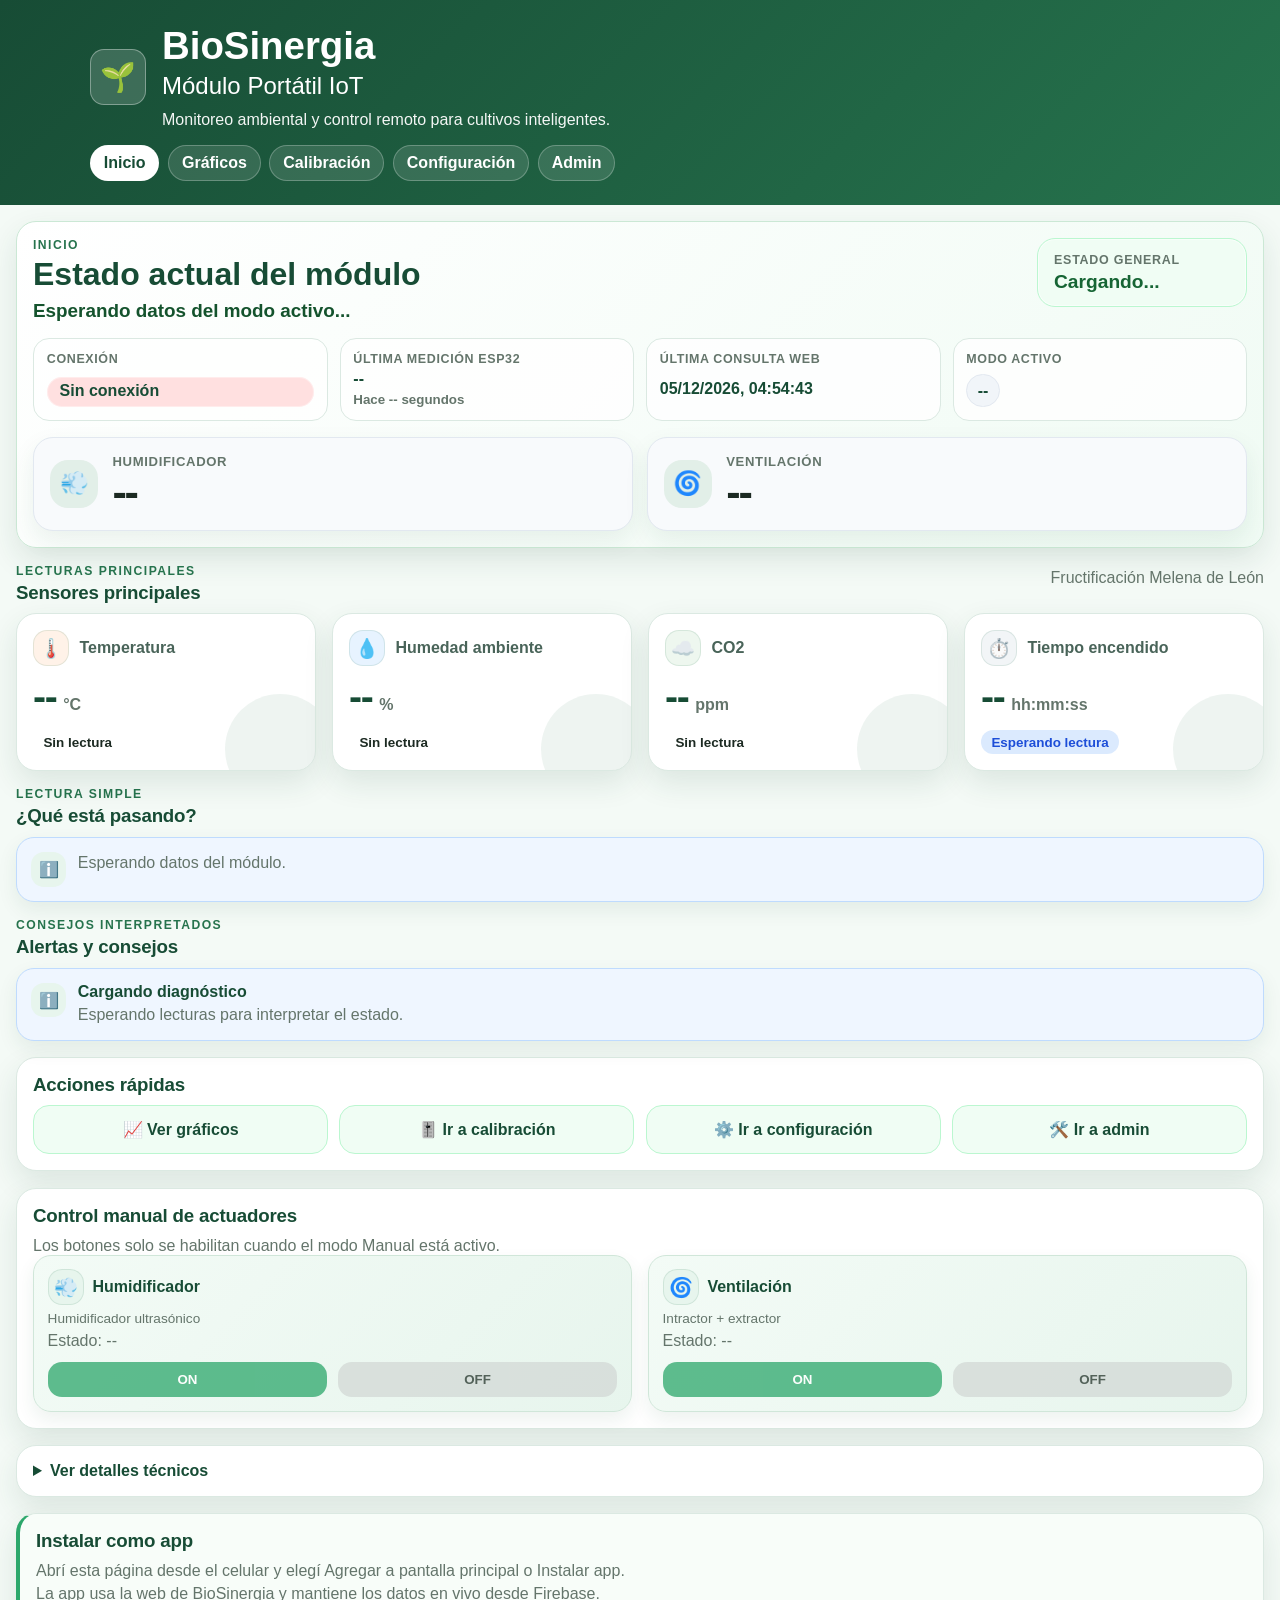
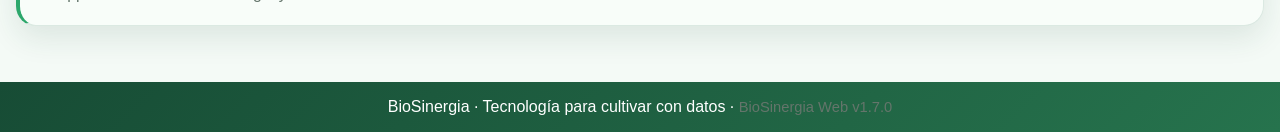
<file: docs/index.html>
<!DOCTYPE html>
<html lang="es">
  <head>
    <meta charset="UTF-8" />
    <meta name="viewport" content="width=device-width, initial-scale=1.0" />
    <meta name="theme-color" content="#166534" />
    <meta name="mobile-web-app-capable" content="yes" />
    <meta name="apple-mobile-web-app-capable" content="yes" />
    <meta name="apple-mobile-web-app-title" content="BioSinergia IoT" />
    <meta name="apple-mobile-web-app-status-bar-style" content="default" />
    <meta name="description" content="Dashboard del módulo portátil IoT de BioSinergia" />
    <link rel="manifest" href="./manifest.webmanifest" />
    <link rel="icon" href="./icons/icon.svg" type="image/svg+xml" />
    <link rel="stylesheet" href="style.css" />
    <title>BioSinergia · Inicio</title>
  </head>
  <body data-page="home">
    <header class="site-header">
      <div class="brand-wrap">
        <div class="brand-logo" aria-hidden="true">🌱</div>
        <div>
          <h1>BioSinergia</h1>
          <h2>Módulo Portátil IoT</h2>
          <p>Monitoreo ambiental y control remoto para cultivos inteligentes.</p>
        </div>
      </div>
      <nav class="site-nav" aria-label="Navegación principal">
        <a href="index.html" data-nav="home">Inicio</a>
        <a href="graficos.html" data-nav="graficos">Gráficos</a>
        <a href="calibracion.html" data-nav="calibracion">Calibración</a>
        <a href="configuracion.html" data-nav="configuracion">Configuración</a>
        <a href="admin.html" data-nav="admin">Admin</a>
      </nav>
    </header>

    <main class="container">
      <section class="module-overview card section-block" aria-labelledby="moduleOverviewTitle">
        <div class="module-overview-header">
          <div>
            <p class="eyebrow">Inicio</p>
            <h3 id="moduleOverviewTitle">Estado actual del módulo</h3>
            <p id="moduleModeMessage" class="module-mode-message">Esperando datos del modo activo...</p>
          </div>
          <div class="overall-status" id="overallStatusCard">
            <span class="overall-label">Estado general</span>
            <strong id="overallStatusText">Cargando...</strong>
          </div>
        </div>

        <div class="module-status-grid" aria-live="polite">
          <div class="module-status-item">
            <span>Conexión</span>
            <strong id="connectionStatus" class="status-pill status-pending">Cargando...</strong>
          </div>
          <div class="module-status-item">
            <span>Última medición ESP32</span>
            <strong id="lastReading">--</strong>
            <small id="readingAge">Hace -- segundos</small>
          </div>
          <div class="module-status-item">
            <span>Última consulta web</span>
            <strong id="lastRefresh">--</strong>
          </div>
          <div class="module-status-item">
            <span>Modo activo</span>
            <strong id="homeModeChip" class="status-chip chip-muted">--</strong>
          </div>
        </div>

        <div class="hero-actuator-grid">
          <article class="hero-actuator-card" id="homeHumidifierCard">
            <span class="hero-actuator-icon" aria-hidden="true">💨</span>
            <div>
              <span>Humidificador</span>
              <strong id="homeHumidifierState">--</strong>
            </div>
          </article>
          <article class="hero-actuator-card" id="homeVentilationCard">
            <span class="hero-actuator-icon" aria-hidden="true">🌀</span>
            <div>
              <span>Ventilación</span>
              <strong id="homeVentilationState">--</strong>
            </div>
          </article>
        </div>
      </section>

      <section class="section-block" aria-labelledby="mainSensorsTitle">
        <div class="section-heading-row">
          <div>
            <p class="eyebrow">Lecturas principales</p>
            <h3 id="mainSensorsTitle" class="section-title">Sensores principales</h3>
          </div>
          <p class="muted">Fructificación Melena de León</p>
        </div>
        <div class="metrics-grid metrics-grid-home">
          <article class="metric-card card" data-metric="temperatura">
            <div class="metric-header"><span class="metric-icon" aria-hidden="true">🌡️</span><h3>Temperatura</h3></div>
            <div class="metric-reading"><p class="metric-value" id="temperatura">--</p><p class="metric-unit">°C</p></div>
            <p class="metric-state-label" id="temperatureMetricStatus">Sin lectura</p>
          </article>
          <article class="metric-card card" data-metric="humedad">
            <div class="metric-header"><span class="metric-icon" aria-hidden="true">💧</span><h3>Humedad ambiente</h3></div>
            <div class="metric-reading"><p class="metric-value" id="humedadAmbiente">--</p><p class="metric-unit">%</p></div>
            <p class="metric-state-label" id="humidityMetricStatus">Sin lectura</p>
          </article>
          <article class="metric-card card" data-metric="co2">
            <div class="metric-header"><span class="metric-icon" aria-hidden="true">☁️</span><h3>CO2</h3></div>
            <div class="metric-reading"><p class="metric-value" id="co2">--</p><p class="metric-unit">ppm</p></div>
            <p class="metric-state-label" id="co2MetricStatus">Sin lectura</p>
          </article>
          <article class="metric-card card" data-metric="uptime">
            <div class="metric-header"><span class="metric-icon" aria-hidden="true">⏱️</span><h3>Tiempo encendido</h3></div>
            <div class="metric-reading"><p class="metric-value" id="uptime">--</p><p class="metric-unit">hh:mm:ss</p></div>
            <p class="metric-state-label state-info" id="uptimeMetricStatus">Esperando lectura</p>
          </article>
        </div>
      </section>

      <section class="section-block interpretive-section" aria-labelledby="whatHappeningTitle">
        <div class="section-heading-row">
          <div>
            <p class="eyebrow">Lectura simple</p>
            <h3 id="whatHappeningTitle" class="section-title">¿Qué está pasando?</h3>
          </div>
        </div>
        <div id="whatHappeningList" class="insight-grid" aria-live="polite">
          <article class="insight-card info"><span aria-hidden="true">ℹ️</span><p>Esperando datos del módulo.</p></article>
        </div>
      </section>

      <section class="section-block" aria-labelledby="alertsTitle">
        <div class="section-heading-row">
          <div>
            <p class="eyebrow">Consejos interpretados</p>
            <h3 id="alertsTitle" class="section-title">Alertas y consejos</h3>
          </div>
        </div>
        <div id="homeAlertList" class="alert-card-grid" aria-live="polite">
          <article class="home-alert-card info"><span aria-hidden="true">ℹ️</span><div><strong>Cargando diagnóstico</strong><p>Esperando lecturas para interpretar el estado.</p></div></article>
        </div>
      </section>

      <section class="card section-block quick-actions-card" aria-labelledby="quickActionsTitle">
        <h3 id="quickActionsTitle" class="section-title">Acciones rápidas</h3>
        <div class="quick-actions-grid">
          <a href="graficos.html">📈 Ver gráficos</a>
          <a href="calibracion.html">🎚️ Ir a calibración</a>
          <a href="configuracion.html">⚙️ Ir a configuración</a>
          <a href="admin.html">🛠️ Ir a admin</a>
        </div>
      </section>

      <section class="card actuators section-block secondary-actuators">
        <h3 class="section-title">Control manual de actuadores</h3>
        <p class="muted">Los botones solo se habilitan cuando el modo Manual está activo.</p>
        <div class="actuator-grid">
          <article class="actuator-item">
            <h4><span class="actuator-icon" aria-hidden="true">💨</span> Humidificador</h4>
            <p class="muted actuator-subtitle">Humidificador ultrasónico</p>
            <p id="relay1State" class="muted">Estado: --</p>
            <div class="button-group">
              <button data-relay="relay1" data-value="true" class="btn btn-on">ON</button>
              <button data-relay="relay1" data-value="false" class="btn btn-off">OFF</button>
            </div>
          </article>
          <article class="actuator-item">
            <h4><span class="actuator-icon" aria-hidden="true">🌀</span> Ventilación</h4>
            <p class="muted actuator-subtitle">Intractor + extractor</p>
            <p id="relay2State" class="muted">Estado: --</p>
            <div class="button-group">
              <button data-relay="relay2" data-value="true" class="btn btn-on">ON</button>
              <button data-relay="relay2" data-value="false" class="btn btn-off">OFF</button>
            </div>
          </article>
        </div>
      </section>

      <details class="card section-block technical-details">
        <summary>Ver detalles técnicos</summary>
        <div class="compact-status-grid" aria-live="polite">
          <div><span class="compact-label">Sensor ambiente</span><strong id="homeSensorTypeChip" class="status-chip chip-muted">DHT11</strong></div>
          <div><span class="compact-label">CO2</span><strong id="homeCo2StatusChip" class="status-chip chip-muted">Sin lectura</strong></div>
          <div><span class="compact-label">Calibración</span><strong id="homeCalibrationChip" class="status-chip chip-muted">--</strong></div>
          <div><span class="compact-label">Última válida</span><strong id="homeLastValidChip" class="status-chip chip-muted">--</strong></div>
        </div>
        <div class="sensor-quality-grid" aria-live="polite">
          <article class="sensor-quality-card quality-stable" id="temperatureQualityCard">
            <h4>Estado temperatura</h4>
            <p class="sensor-quality-state" id="temperatureQualityState">Sin lectura</p>
            <p class="muted" id="temperatureQualityDetail">Esperando datos históricos para diagnosticar estabilidad.</p>
          </article>
          <article class="sensor-quality-card quality-stable" id="humidityQualityCard">
            <h4>Estado humedad ambiente</h4>
            <p class="sensor-quality-state" id="humidityQualityState">Sin lectura</p>
            <p class="muted" id="humidityQualityDetail">Esperando datos históricos para diagnosticar saturación o lectura congelada.</p>
          </article>
          <article class="sensor-quality-card quality-stable" id="co2QualityCard">
            <h4>Estado CO2</h4>
            <p class="sensor-quality-state" id="co2QualityState">Sin lectura</p>
            <p class="muted" id="co2QualityDetail">Esperando datos históricos para diagnosticar conexión y calibración.</p>
          </article>
        </div>
        <div class="summary-grid section-block technical-summary-grid">
          <article>
            <h3 class="section-title">Decisión automática</h3>
            <p id="autoDecisionStatus" class="muted">Esperando datos suficientes.</p>
          </article>
          <article>
            <h3 class="section-title">Resumen de SETs activos</h3>
            <div id="activeSetSummary" class="set-summary-list">
              <p>CO2: --</p>
              <p>Humedad: --</p>
              <p>Temperatura crítica: --</p>
              <p>Exclusión mutua: --</p>
            </div>
          </article>
        </div>
        <p class="muted data-quality-note">Los datos sospechosos no se eliminan de Firebase; solo se filtran visualmente para análisis.</p>
        <div class="mode-compact-card">
          <h3 class="section-title">Modo actual técnico</h3>
          <p id="modeStatus" class="muted">Cargando configuración...</p>
          <label class="compact-mode-label">Modo en configuración
            <input id="currentMode" type="text" readonly value="--" />
          </label>
          <p id="manualControlHint" class="muted"></p>
        </div>
      </details>

      <section class="card section-block install-card">
        <h3 class="section-title">Instalar como app</h3>
        <p class="muted">Abrí esta página desde el celular y elegí Agregar a pantalla principal o Instalar app.</p>
        <p class="muted">La app usa la web de BioSinergia y mantiene los datos en vivo desde Firebase.</p>
      </section>
    </main>

    <footer class="site-footer">BioSinergia · Tecnología para cultivar con datos</footer>
    <script src="app.js" defer></script>
  </body>
</html>
</file>
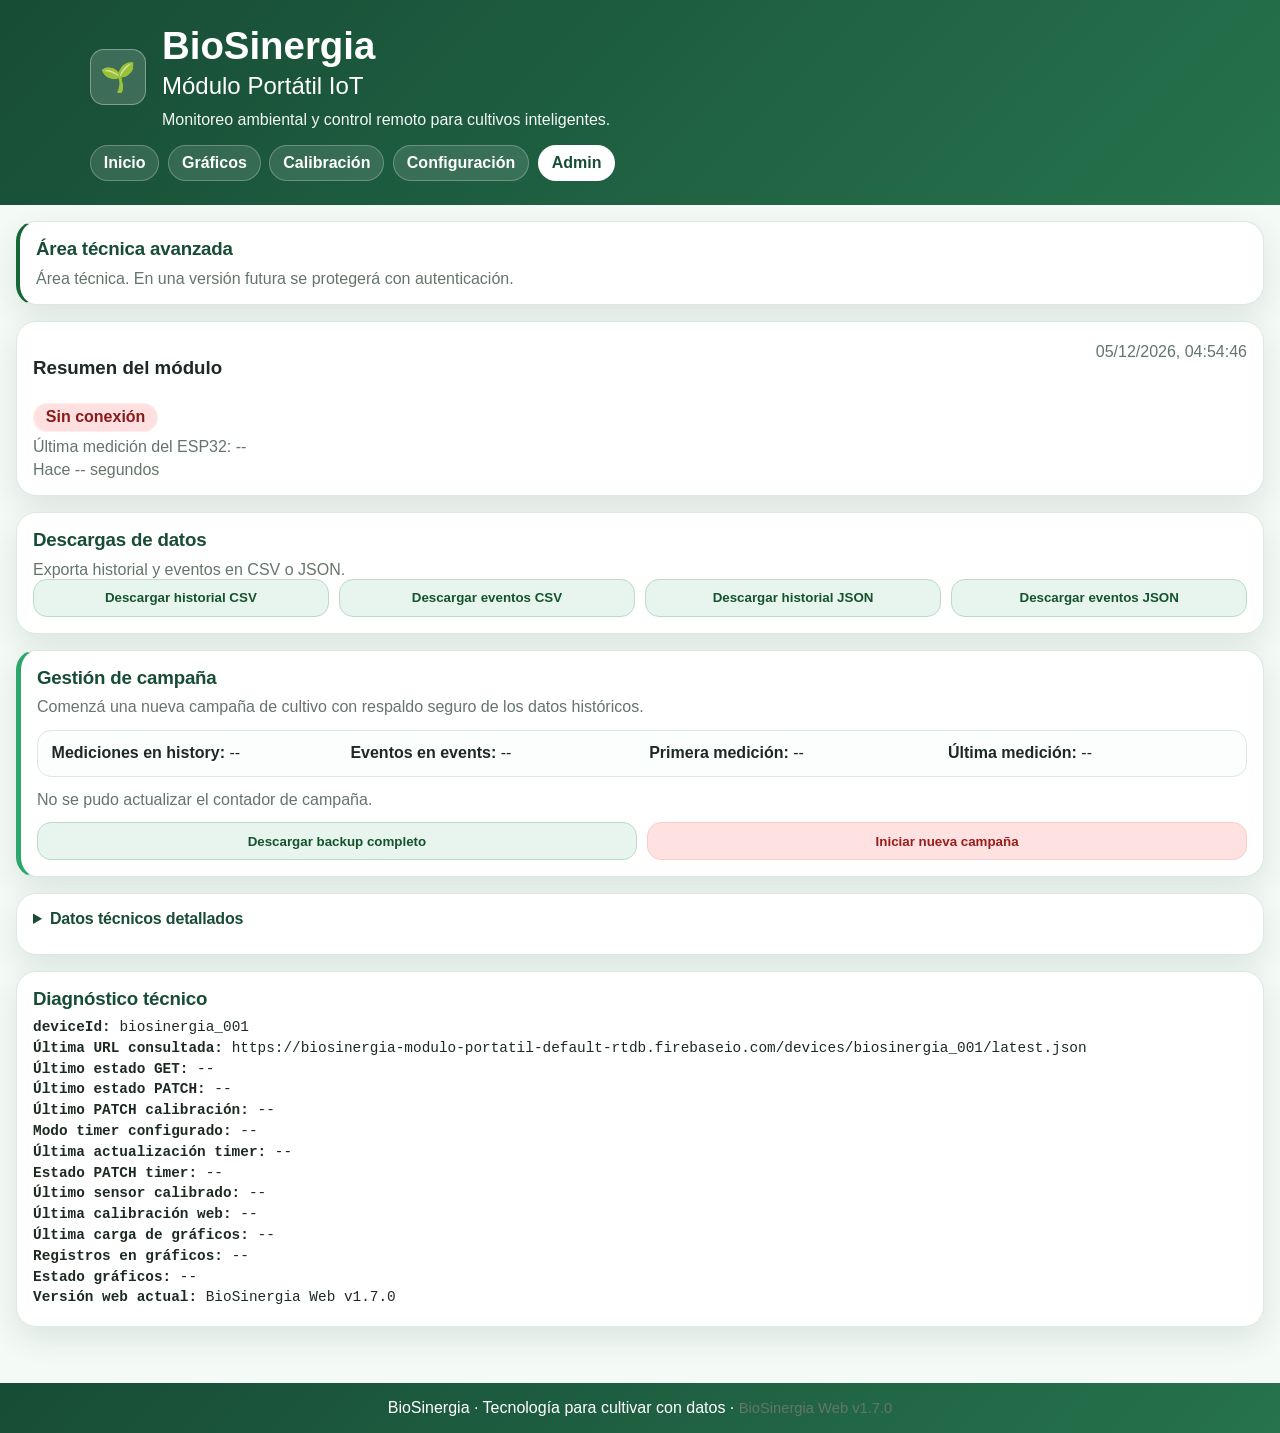
<file: docs/admin.html>
<!DOCTYPE html>
<html lang="es">
  <head>
    <meta charset="UTF-8" />
    <meta name="viewport" content="width=device-width, initial-scale=1.0" />
    <meta name="theme-color" content="#166534" />
    <meta name="mobile-web-app-capable" content="yes" />
    <meta name="apple-mobile-web-app-capable" content="yes" />
    <meta name="apple-mobile-web-app-title" content="BioSinergia IoT" />
    <meta name="apple-mobile-web-app-status-bar-style" content="default" />
    <meta name="description" content="Dashboard del módulo portátil IoT de BioSinergia" />
    <link rel="manifest" href="./manifest.webmanifest" />
    <link rel="icon" href="./icons/icon.svg" type="image/svg+xml" />
    <link rel="stylesheet" href="style.css" />
    <title>BioSinergia · Admin</title>
  </head>
  <body data-page="admin">
    <header class="site-header">
      <div class="brand-wrap">
        <div class="brand-logo" aria-hidden="true">🌱</div>
        <div>
          <h1>BioSinergia</h1>
          <h2>Módulo Portátil IoT</h2>
          <p>Monitoreo ambiental y control remoto para cultivos inteligentes.</p>
        </div>
      </div>
      <nav class="site-nav" aria-label="Navegación principal">
        <a href="index.html" data-nav="home">Inicio</a>
        <a href="graficos.html" data-nav="graficos">Gráficos</a>
        <a href="calibracion.html" data-nav="calibracion">Calibración</a>
        <a href="configuracion.html" data-nav="configuracion">Configuración</a>
        <a href="admin.html" data-nav="admin">Admin</a>
      </nav>
    </header>

    <main class="container">
      <section class="card section-block admin-note">
        <h3 class="section-title">Área técnica avanzada</h3>
        <p class="muted">Área técnica. En una versión futura se protegerá con autenticación.</p>
      </section>

      <section class="status-card card section-block">
        <div>
          <h3>Resumen del módulo</h3>
          <p id="connectionStatus" class="status-pill status-pending">Cargando...</p>
          <p id="lastReading" class="muted">Última medición del ESP32: --</p>
          <p id="readingAge" class="muted">Hace -- segundos</p>
        </div>
        <p id="lastRefresh" class="muted">Última consulta de la web: --</p>
      </section>


      <section class="card section-block">
        <h3 class="section-title">Descargas de datos</h3>
        <p id="downloadStatus" class="muted">Exporta historial y eventos en CSV o JSON.</p>
        <div class="download-grid">
          <button id="downloadHistoryCsv" class="btn btn-secondary">Descargar historial CSV</button>
          <button id="downloadEventsCsv" class="btn btn-secondary">Descargar eventos CSV</button>
          <button id="downloadHistoryJson" class="btn btn-secondary">Descargar historial JSON</button>
          <button id="downloadEventsJson" class="btn btn-secondary">Descargar eventos JSON</button>
        </div>
      </section>

      <section class="card section-block campaign-card">
        <h3 class="section-title">Gestión de campaña</h3>
        <p class="muted">Comenzá una nueva campaña de cultivo con respaldo seguro de los datos históricos.</p>
        <div class="campaign-summary-grid" aria-label="Resumen de campaña actual">
          <p><strong>Mediciones en history:</strong> <span id="campaignHistoryCount">--</span></p>
          <p><strong>Eventos en events:</strong> <span id="campaignEventsCount">--</span></p>
          <p><strong>Primera medición:</strong> <span id="campaignFirstReading">--</span></p>
          <p><strong>Última medición:</strong> <span id="campaignLastReading">--</span></p>
        </div>
        <p id="campaignStatus" class="muted">Los backups incluyen latest, history, events, config, calibration y metadata.</p>
        <div class="download-grid campaign-actions">
          <button id="downloadFullBackup" class="btn btn-secondary">Descargar backup completo</button>
          <button id="startNewCampaign" class="btn btn-danger">Iniciar nueva campaña</button>
        </div>
        <ul id="campaignResultList" class="campaign-result-list" hidden>
          <li>Nueva campaña iniciada</li>
          <li>Historial anterior respaldado y borrado</li>
          <li>Eventos reiniciados</li>
          <li>Configuración y calibración conservadas</li>
        </ul>
      </section>

      <details class="card section-block technical-details">
        <summary class="section-title">Datos técnicos detallados</summary>
        <section>
          <h4>Últimos registros</h4>
          <p id="historyStatus" class="muted">Cargando historial...</p>
          <div id="historyList" class="records-list"></div>
        </section>
        <section>
          <h4>Últimos eventos</h4>
          <p id="eventsStatus" class="muted">Cargando eventos...</p>
          <div id="eventsList" class="records-list"></div>
        </section>
      </details>

      <section class="card section-block">
        <h3 class="section-title">Diagnóstico técnico</h3>
        <div class="diag-grid">
          <p><strong>deviceId:</strong> <span id="diagDeviceId">--</span></p>
          <p><strong>Última URL consultada:</strong> <span id="diagLastUrl">--</span></p>
          <p><strong>Último estado GET:</strong> <span id="diagGetStatus">--</span></p>
          <p><strong>Último estado PATCH:</strong> <span id="diagPatchStatus">--</span></p>
          <p><strong>Último PATCH calibración:</strong> <span id="diagCalibrationPatch">--</span></p>
          <p><strong>Modo timer configurado:</strong> <span id="diagTimerConfigured">--</span></p>
          <p><strong>Última actualización timer:</strong> <span id="diagTimerUpdatedAt">--</span></p>
          <p><strong>Estado PATCH timer:</strong> <span id="diagTimerPatch">--</span></p>
          <p><strong>Último sensor calibrado:</strong> <span id="diagCalibrationSensor">--</span></p>
          <p><strong>Última calibración web:</strong> <span id="diagCalibrationAt">--</span></p>
          <p><strong>Última carga de gráficos:</strong> <span id="diagChartsLastLoad">--</span></p>
          <p><strong>Registros en gráficos:</strong> <span id="diagChartsCount">--</span></p>
          <p><strong>Estado gráficos:</strong> <span id="diagChartsState">--</span></p>
          <p><strong>Versión web actual:</strong> <span id="diagWebVersion">BioSinergia Web v1.7.0</span></p>
        </div>
      </section>
    </main>

    <footer class="site-footer">BioSinergia · Tecnología para cultivar con datos</footer>
    <script src="app.js" defer></script>
  </body>
</html>
</file>
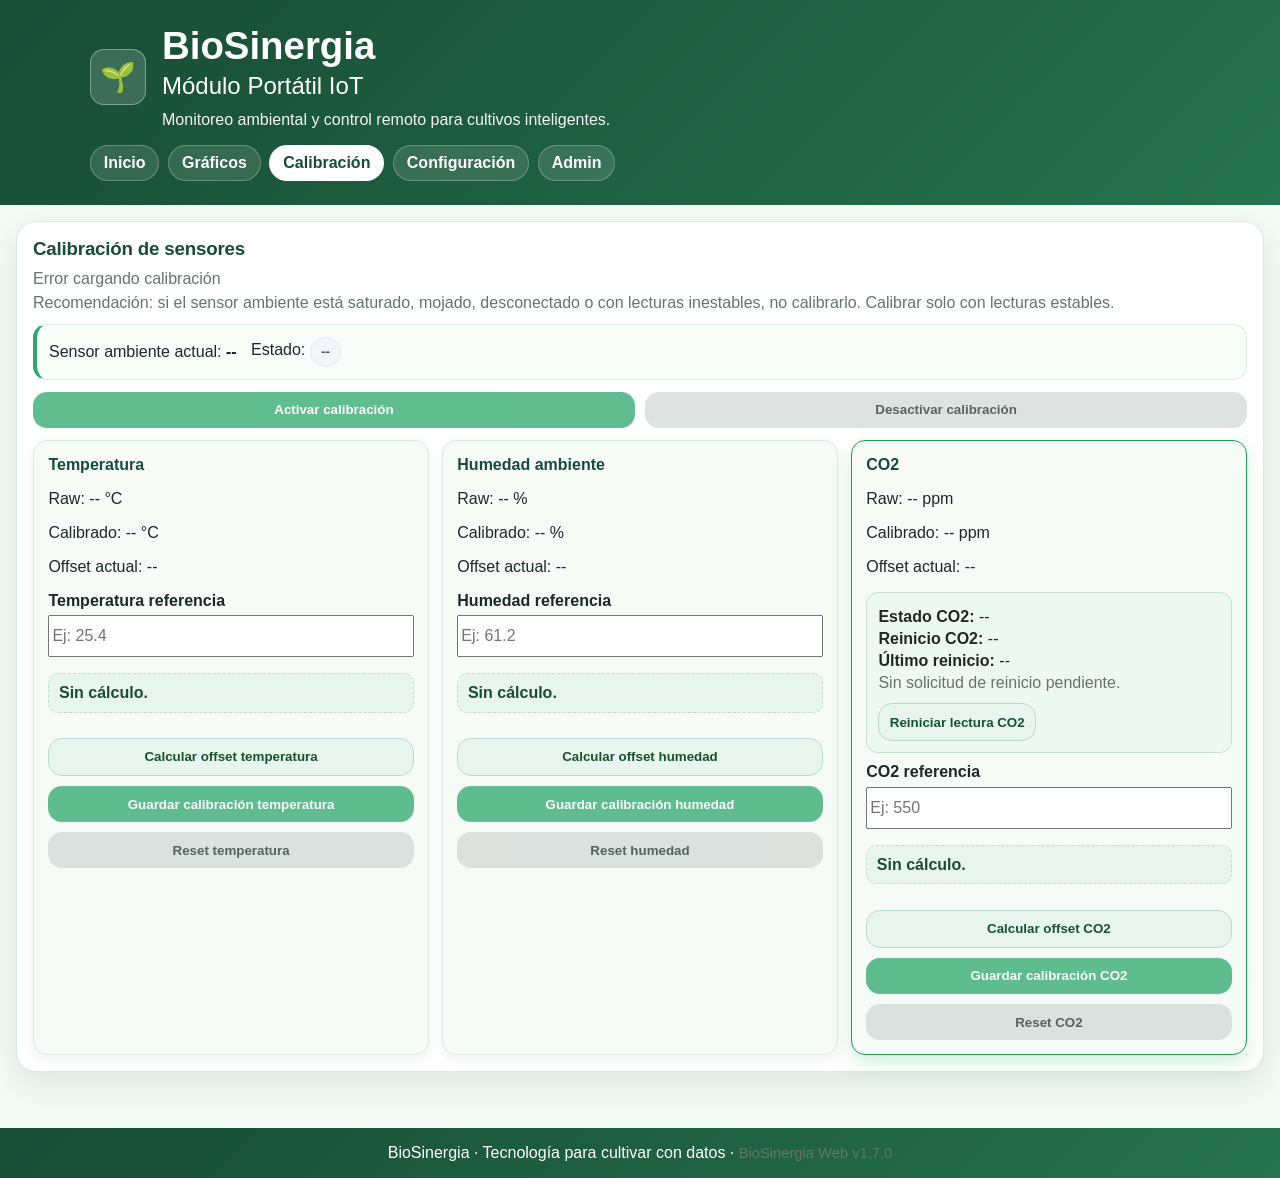
<file: docs/calibracion.html>
<!DOCTYPE html>
<html lang="es">
  <head>
    <meta charset="UTF-8" />
    <meta name="viewport" content="width=device-width, initial-scale=1.0" />
    <meta name="theme-color" content="#166534" />
    <meta name="mobile-web-app-capable" content="yes" />
    <meta name="apple-mobile-web-app-capable" content="yes" />
    <meta name="apple-mobile-web-app-title" content="BioSinergia IoT" />
    <meta name="apple-mobile-web-app-status-bar-style" content="default" />
    <meta name="description" content="Dashboard del módulo portátil IoT de BioSinergia" />
    <link rel="manifest" href="./manifest.webmanifest" />
    <link rel="icon" href="./icons/icon.svg" type="image/svg+xml" />
    <link rel="stylesheet" href="style.css" />
    <title>BioSinergia · Calibración</title>
  </head>
  <body data-page="calibracion">
    <header class="site-header">
      <div class="brand-wrap">
        <div class="brand-logo" aria-hidden="true">🌱</div>
        <div>
          <h1>BioSinergia</h1>
          <h2>Módulo Portátil IoT</h2>
          <p>Monitoreo ambiental y control remoto para cultivos inteligentes.</p>
        </div>
      </div>
      <nav class="site-nav" aria-label="Navegación principal">
        <a href="index.html" data-nav="home">Inicio</a>
        <a href="graficos.html" data-nav="graficos">Gráficos</a>
        <a href="calibracion.html" data-nav="calibracion">Calibración</a>
        <a href="configuracion.html" data-nav="configuracion">Configuración</a>
        <a href="admin.html" data-nav="admin">Admin</a>
      </nav>
    </header>

    <main class="container">
      <section class="card section-block">
        <h3 class="section-title">Calibración de sensores</h3>
        <p id="calibrationStatus" class="muted">Cargando calibración...</p>
        <p class="muted calibration-note">Recomendación: si el sensor ambiente está saturado, mojado, desconectado o con lecturas inestables, no calibrarlo. Calibrar solo con lecturas estables.</p>
        <div class="calibration-context-card">
          <span>Sensor ambiente actual: <strong id="calibrationSensorType">--</strong></span>
          <span>Estado: <strong id="calibrationSensorStatus" class="status-chip chip-muted">--</strong></span>
        </div>
        <p id="sensorAmbientCalibrationWarning" class="calibration-warning" hidden></p>
        <p id="calibrationModeHint" class="muted calibration-mode-hint"></p>
        <div class="download-grid calibration-toggle-actions">
          <button id="enableCalibration" class="btn btn-on">Activar calibración</button>
          <button id="disableCalibration" class="btn btn-off">Desactivar calibración</button>
        </div>
        <div class="calibration-cards-grid">
          <article class="calibration-sensor-card">
            <h4>Temperatura</h4>
            <p>Raw: <span id="temperaturaRaw">--</span> °C</p><p>Calibrado: <span id="temperaturaCal">--</span> °C</p><p>Offset actual: <span id="temperatureOffsetCurrent">--</span></p>
            <label>Temperatura referencia<input id="temperatureRef" type="number" step="0.01" placeholder="Ej: 25.4" /></label>
            <p id="temperaturePreview" class="offset-preview">Sin cálculo.</p><p id="temperatureCalibrationError" class="muted calibration-error"></p>
            <div class="download-grid"><button id="calculateTemperature" class="btn btn-secondary">Calcular offset temperatura</button><button id="saveTemperature" class="btn btn-on">Guardar calibración temperatura</button><button id="resetTemperature" class="btn btn-off">Reset temperatura</button></div>
          </article>
          <article class="calibration-sensor-card">
            <h4>Humedad ambiente</h4>
            <p>Raw: <span id="humedadRaw">--</span> %</p><p>Calibrado: <span id="humedadCal">--</span> %</p><p>Offset actual: <span id="humidityOffsetCurrent">--</span></p>
            <label>Humedad referencia<input id="humidityRef" type="number" step="0.01" placeholder="Ej: 61.2" /></label>
            <p id="humidityPreview" class="offset-preview">Sin cálculo.</p><p id="humidityCalibrationWarning" class="calibration-warning" hidden></p><p id="humidityCalibrationError" class="muted calibration-error"></p>
            <div class="download-grid"><button id="calculateHumidity" class="btn btn-secondary">Calcular offset humedad</button><button id="saveHumidity" class="btn btn-on">Guardar calibración humedad</button><button id="resetHumidity" class="btn btn-off">Reset humedad</button></div>
          </article>
          <article class="calibration-sensor-card calibration-sensor-card-co2">
            <h4>CO2</h4>
            <p>Raw: <span id="co2Raw">--</span> ppm</p><p>Calibrado: <span id="co2Cal">--</span> ppm</p><p>Offset actual: <span id="co2OffsetCurrent">--</span></p>
            <div class="co2-reset-panel" aria-live="polite">
              <p><strong>Estado CO2:</strong> <span id="co2LatestStatus">--</span></p>
              <p><strong>Reinicio CO2:</strong> <span id="co2ResetLatestStatus">--</span></p>
              <p><strong>Último reinicio:</strong> <span id="co2ResetLastAt">--</span></p>
              <p id="co2ResetRequestStatus" class="muted">Sin solicitud de reinicio pendiente.</p>
              <button id="requestCo2Reset" class="btn btn-secondary" type="button">Reiniciar lectura CO2</button>
            </div>
            <label>CO2 referencia<input id="co2Ref" type="number" step="1" placeholder="Ej: 550" /></label>
            <p id="co2Preview" class="offset-preview">Sin cálculo.</p><p id="co2CalibrationWarning" class="calibration-warning" hidden></p><p id="co2CalibrationError" class="muted calibration-error"></p>
            <div class="download-grid"><button id="calculateCo2" class="btn btn-secondary">Calcular offset CO2</button><button id="saveCo2" class="btn btn-on">Guardar calibración CO2</button><button id="resetCo2" class="btn btn-off">Reset CO2</button></div>
          </article>
        </div>
      </section>
    </main>

    <footer class="site-footer">BioSinergia · Tecnología para cultivar con datos</footer>
    <script src="app.js" defer></script>
  </body>
</html>
</file>
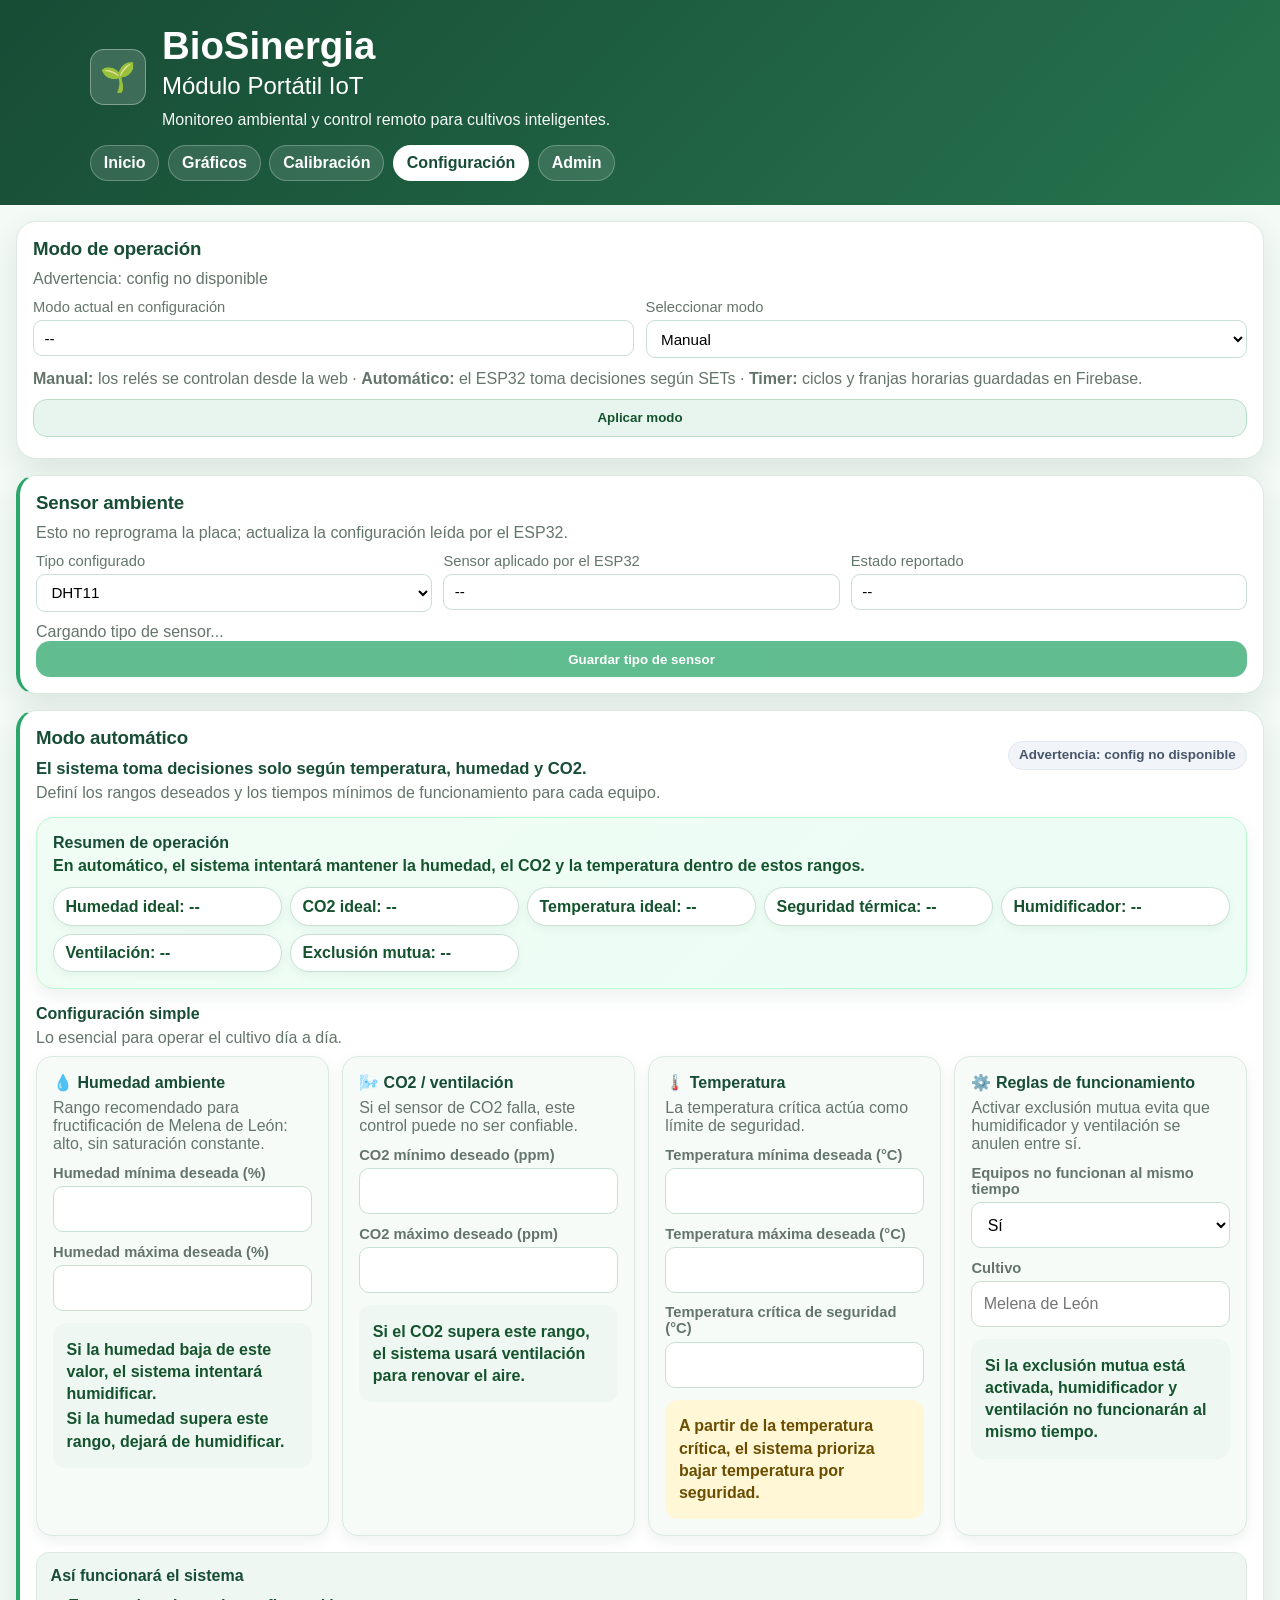
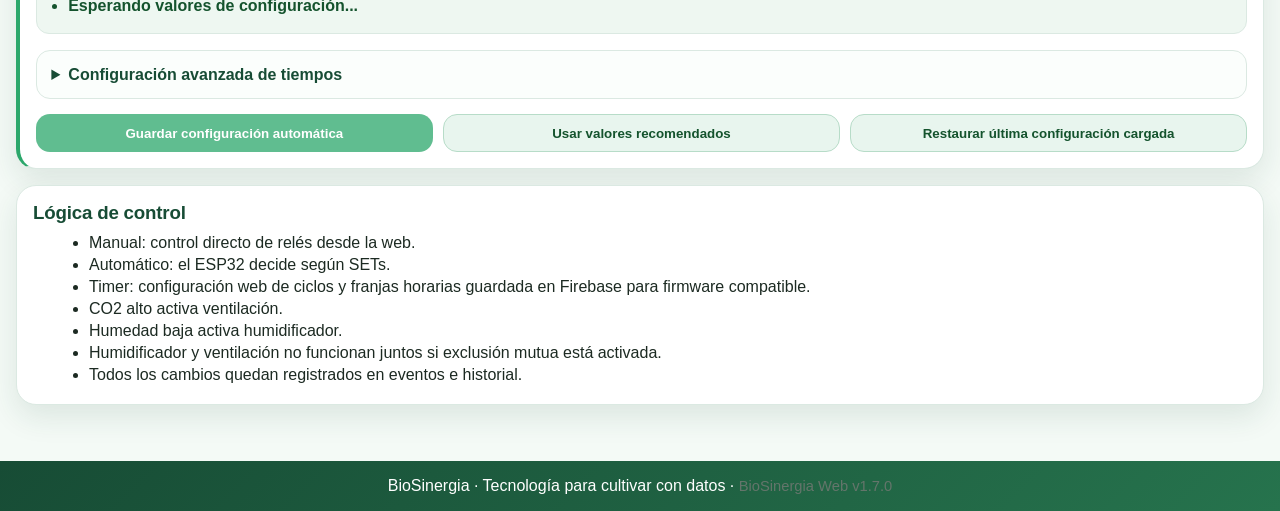
<file: docs/configuracion.html>
<!DOCTYPE html>
<html lang="es">
  <head>
    <meta charset="UTF-8" />
    <meta name="viewport" content="width=device-width, initial-scale=1.0" />
    <meta name="theme-color" content="#166534" />
    <meta name="mobile-web-app-capable" content="yes" />
    <meta name="apple-mobile-web-app-capable" content="yes" />
    <meta name="apple-mobile-web-app-title" content="BioSinergia IoT" />
    <meta name="apple-mobile-web-app-status-bar-style" content="default" />
    <meta name="description" content="Dashboard del módulo portátil IoT de BioSinergia" />
    <link rel="manifest" href="./manifest.webmanifest" />
    <link rel="icon" href="./icons/icon.svg" type="image/svg+xml" />
    <link rel="stylesheet" href="style.css" />
    <title>BioSinergia · Configuración</title>
  </head>
  <body data-page="configuracion">
    <header class="site-header">
      <div class="brand-wrap">
        <div class="brand-logo" aria-hidden="true">🌱</div>
        <div>
          <h1>BioSinergia</h1>
          <h2>Módulo Portátil IoT</h2>
          <p>Monitoreo ambiental y control remoto para cultivos inteligentes.</p>
        </div>
      </div>
      <nav class="site-nav" aria-label="Navegación principal">
        <a href="index.html" data-nav="home">Inicio</a>
        <a href="graficos.html" data-nav="graficos">Gráficos</a>
        <a href="calibracion.html" data-nav="calibracion">Calibración</a>
        <a href="configuracion.html" data-nav="configuracion">Configuración</a>
        <a href="admin.html" data-nav="admin">Admin</a>
      </nav>
    </header>

    <main class="container">
      <section class="card section-block">
        <h3 class="section-title">Modo de operación</h3>
        <p id="modeStatus" class="muted">Cargando configuración...</p>
        <div class="mode-grid">
          <label>Modo actual en configuración
            <input id="currentMode" type="text" readonly value="--" />
          </label>
          <label>Seleccionar modo
            <select id="modeSelect">
              <option value="manual">Manual</option>
              <option value="auto">Automático</option>
              <option value="timer">Timer</option>
            </select>
          </label>
        </div>
        <p class="muted mode-help"><strong>Manual:</strong> los relés se controlan desde la web · <strong>Automático:</strong> el ESP32 toma decisiones según SETs · <strong>Timer:</strong> ciclos y franjas horarias guardadas en Firebase.</p>
        <div class="download-grid">
          <button id="applyMode" class="btn btn-secondary">Aplicar modo</button>
        </div>
        <p id="manualControlHint" class="muted"></p>
      </section>


      <section class="card section-block ambient-sensor-section">
        <h3 class="section-title">Sensor ambiente</h3>
        <p class="muted">Esto no reprograma la placa; actualiza la configuración leída por el ESP32.</p>
        <div class="mode-grid">
          <label>Tipo configurado
            <select id="sensorAmbientTypeSelect">
              <option value="DHT11">DHT11</option>
              <option value="DHT22">DHT22</option>
            </select>
          </label>
          <label>Sensor aplicado por el ESP32
            <input id="sensorAmbientApplied" type="text" readonly value="--" />
          </label>
          <label>Estado reportado
            <input id="sensorAmbientStatus" type="text" readonly value="--" />
          </label>
        </div>
        <p id="sensorAmbientConfigStatus" class="muted">Cargando tipo de sensor...</p>
        <div class="download-grid">
          <button id="saveSensorAmbientType" class="btn btn-on">Guardar tipo de sensor</button>
        </div>
      </section>

      <section id="timerConfigSection" class="card section-block timer-config-section" hidden>
        <h3 class="section-title">Modo temporizador simple</h3>
        <p class="muted">Configurá ciclos simples en minutos. Podés usar decimales con coma o punto, por ejemplo 0,5 minutos.</p>
        <p id="timerStatus" class="muted">Configuración timer lista para editar.</p>

        <div class="timer-simple-summary" aria-live="polite">
          <h4>Timer</h4>
          <div id="timerCompactSummary" class="timer-summary-list">
            <p>Humidificador: --</p>
            <p>Ventilación: --</p>
            <p>Pausa: --</p>
            <p>Exclusión mutua: --</p>
          </div>
        </div>

        <div class="timer-grid timer-general-grid">
          <label>Activar timer
            <select id="timerEnabled"><option value="true">Sí</option><option value="false">No</option></select>
          </label>
          <label>Tipo de timer
            <select id="timerMode"><option value="cycle" selected>Ciclos simples</option><option value="schedule">Franjas horarias</option></select>
          </label>
          <label>Zona horaria
            <input id="timerTimezone" type="text" value="America/Argentina/Tucuman" />
          </label>
          <label>Exclusión mutua
            <select id="timerMutualExclusion"><option value="true">Activada</option><option value="false">Desactivada</option></select>
          </label>
          <label>Pausa entre equipos (minutos)
            <input id="timerDelayBetweenActuatorsSec" type="text" inputmode="decimal" min="0" max="10" step="0.1" value="0,5" />
          </label>
        </div>
        <p id="timerMutualNote" class="timer-note">Humidificador y ventilación no funcionarán al mismo tiempo.</p>

        <div class="timer-cards-grid">
          <article class="timer-actuator-card timer-simple-card">
            <h4>Humidificador</h4>
            <div class="timer-grid">
              <label>Timer humidificador activo
                <select id="timerHumidifierEnabled"><option value="true">Sí</option><option value="false">No</option></select>
              </label>
              <label>Encender durante (minutos)
                <input id="timerHumidifierDefaultOnSec" type="text" inputmode="decimal" min="0.1" max="10" step="0.1" value="0,75" />
              </label>
              <label>Repetir cada (minutos)
                <input id="timerHumidifierDefaultOffMin" type="text" inputmode="decimal" min="0.5" max="240" step="0.5" value="10" />
              </label>
            </div>
            <p id="timerHumidifierSummary" class="timer-natural-summary">El humidificador se encenderá 45 segundos cada 10 minutos.</p>
          </article>

          <article class="timer-actuator-card timer-simple-card">
            <h4>Ventilación</h4>
            <div class="timer-grid">
              <label>Timer ventilación activo
                <select id="timerVentilationEnabled"><option value="true">Sí</option><option value="false">No</option></select>
              </label>
              <label>Encender durante (minutos)
                <input id="timerVentilationDefaultOnSec" type="text" inputmode="decimal" min="0.1" max="10" step="0.1" value="1" />
              </label>
              <label>Repetir cada (minutos)
                <input id="timerVentilationDefaultOffMin" type="text" inputmode="decimal" min="0.5" max="240" step="0.5" value="15" />
              </label>
            </div>
            <p id="timerVentilationSummary" class="timer-natural-summary">La ventilación se encenderá 1 minuto cada 15 minutos.</p>
          </article>
        </div>

        <p id="timerDelaySummary" class="timer-natural-summary">Entre un equipo y otro habrá una pausa de 30 segundos.</p>

        <div class="download-grid timer-actions">
          <button id="useTimerTestValues" class="btn btn-secondary">Usar valores de prueba</button>
          <button id="useTimerRecommendedValues" class="btn btn-secondary">Usar valores recomendados</button>
          <button id="saveTimerConfig" class="btn btn-on">Guardar configuración timer</button>
        </div>

        <details class="timer-advanced-block">
          <summary>Configuración avanzada por horarios</summary>
          <p class="muted">Opcional. Esta sección conserva las franjas horarias existentes para compatibilidad.</p>
          <div class="timer-cards-grid">
            <article class="timer-actuator-card">
              <h4>Humidificador por horarios</h4>
              <div class="timer-grid">
                <label>Franja día/calor inicio
                  <input id="timerHumidifierDayStart" type="time" value="11:00" />
                </label>
                <label>Franja día/calor fin
                  <input id="timerHumidifierDayEnd" type="time" value="18:00" />
                </label>
                <label>Encender día/calor (segundos)
                  <input id="timerHumidifierDayOnSec" type="number" min="5" max="600" step="1" value="45" />
                </label>
                <label>Repetir día/calor (minutos)
                  <input id="timerHumidifierDayOffMin" type="number" min="1" max="240" step="1" value="10" />
                </label>
                <label>Encender noche (segundos)
                  <input id="timerHumidifierNightOnSec" type="number" min="5" max="600" step="1" value="30" />
                </label>
                <label>Repetir noche (minutos)
                  <input id="timerHumidifierNightOffMin" type="number" min="1" max="240" step="1" value="20" />
                </label>
              </div>
            </article>
            <article class="timer-actuator-card">
              <h4>Ventilación por horarios</h4>
              <div class="timer-grid">
                <label>Franja día/calor inicio
                  <input id="timerVentilationDayStart" type="time" value="11:00" />
                </label>
                <label>Franja día/calor fin
                  <input id="timerVentilationDayEnd" type="time" value="18:00" />
                </label>
                <label>Encender día/calor (segundos)
                  <input id="timerVentilationDayOnSec" type="number" min="5" max="600" step="1" value="60" />
                </label>
                <label>Repetir día/calor (minutos)
                  <input id="timerVentilationDayOffMin" type="number" min="1" max="240" step="1" value="15" />
                </label>
                <label>Encender noche (segundos)
                  <input id="timerVentilationNightOnSec" type="number" min="5" max="600" step="1" value="45" />
                </label>
                <label>Repetir noche (minutos)
                  <input id="timerVentilationNightOffMin" type="number" min="1" max="240" step="1" value="25" />
                </label>
              </div>
            </article>
          </div>
        </details>
      </section>

      <section class="card section-block auto-config-section">
        <div class="auto-section-head">
          <div>
            <h3 class="section-title">Modo automático</h3>
            <p class="auto-lead">El sistema toma decisiones solo según temperatura, humedad y CO2.</p>
            <p class="muted">Definí los rangos deseados y los tiempos mínimos de funcionamiento para cada equipo.</p>
          </div>
          <p id="setpointsStatus" class="status-chip chip-muted">Cargando SETs...</p>
        </div>

        <div class="auto-summary-card" aria-live="polite">
          <div class="auto-summary-copy">
            <h4>Resumen de operación</h4>
            <p>En automático, el sistema intentará mantener la humedad, el CO2 y la temperatura dentro de estos rangos.</p>
          </div>
          <div id="autoSummaryChips" class="auto-chip-grid">
            <span class="auto-chip">Humedad ideal: --</span>
            <span class="auto-chip">CO2 ideal: --</span>
            <span class="auto-chip">Temperatura ideal: --</span>
            <span class="auto-chip">Seguridad térmica: --</span>
            <span class="auto-chip">Humidificador: --</span>
            <span class="auto-chip">Ventilación: --</span>
            <span class="auto-chip">Exclusión mutua: --</span>
          </div>
        </div>

        <div id="autoValidationPanel" class="auto-validation-panel" hidden>
          <strong>Revisá estos puntos antes de guardar:</strong>
          <ul id="autoValidationList"></ul>
        </div>

        <div class="auto-block-title">
          <h4>Configuración simple</h4>
          <p class="muted">Lo esencial para operar el cultivo día a día.</p>
        </div>

        <div class="auto-cards-grid">
          <article class="auto-setting-card">
            <h4>💧 Humedad ambiente</h4>
            <p class="muted">Rango recomendado para fructificación de Melena de León: alto, sin saturación constante.</p>
            <div class="auto-field-grid">
              <label>Humedad mínima deseada (%)
                <input id="humMin" type="number" min="0" max="100" step="0.01" inputmode="decimal" />
              </label>
              <label>Humedad máxima deseada (%)
                <input id="humMax" type="number" min="0" max="100" step="0.01" inputmode="decimal" />
              </label>
            </div>
            <div class="auto-help-box">
              <p>Si la humedad baja de este valor, el sistema intentará humidificar.</p>
              <p>Si la humedad supera este rango, dejará de humidificar.</p>
            </div>
          </article>

          <article class="auto-setting-card">
            <h4>🌬️ CO2 / ventilación</h4>
            <p class="muted">Si el sensor de CO2 falla, este control puede no ser confiable.</p>
            <div class="auto-field-grid">
              <label>CO2 mínimo deseado (ppm)
                <input id="co2Min" type="number" min="0" step="0.01" inputmode="decimal" />
              </label>
              <label>CO2 máximo deseado (ppm)
                <input id="co2Max" type="number" min="0" step="0.01" inputmode="decimal" />
              </label>
            </div>
            <div class="auto-help-box">
              <p>Si el CO2 supera este rango, el sistema usará ventilación para renovar el aire.</p>
            </div>
          </article>

          <article class="auto-setting-card">
            <h4>🌡️ Temperatura</h4>
            <p class="muted">La temperatura crítica actúa como límite de seguridad.</p>
            <div class="auto-field-grid">
              <label>Temperatura mínima deseada (°C)
                <input id="tempMin" type="number" step="0.01" inputmode="decimal" />
              </label>
              <label>Temperatura máxima deseada (°C)
                <input id="tempMax" type="number" step="0.01" inputmode="decimal" />
              </label>
              <label>Temperatura crítica de seguridad (°C)
                <input id="tempCritical" type="number" step="0.01" inputmode="decimal" />
              </label>
            </div>
            <div class="auto-help-box auto-warning-soft">
              <p>A partir de la temperatura crítica, el sistema prioriza bajar temperatura por seguridad.</p>
            </div>
          </article>

          <article class="auto-setting-card">
            <h4>⚙️ Reglas de funcionamiento</h4>
            <p class="muted">Activar exclusión mutua evita que humidificador y ventilación se anulen entre sí.</p>
            <div class="auto-field-grid">
              <label>Equipos no funcionan al mismo tiempo
                <select id="mutualExclusion"><option value="true">Sí</option><option value="false">No</option></select>
              </label>
              <label>Cultivo
                <input id="crop" type="text" placeholder="Melena de León" />
              </label>
            </div>
            <div class="auto-help-box">
              <p>Si la exclusión mutua está activada, humidificador y ventilación no funcionarán al mismo tiempo.</p>
            </div>
          </article>
        </div>

        <div class="auto-behavior-card" aria-live="polite">
          <h4>Así funcionará el sistema</h4>
          <ul id="autoBehaviorSummary">
            <li>Esperando valores de configuración...</li>
          </ul>
        </div>

        <details class="auto-advanced-block">
          <summary>Configuración avanzada de tiempos</summary>
          <p class="muted">Estos tiempos mantienen compatibilidad con la configuración actual que consume el firmware.</p>
          <div class="auto-cards-grid auto-advanced-grid">
            <article class="auto-setting-card">
              <h4>Humidificador</h4>
              <div class="auto-field-grid">
                <label>Tiempo mínimo encendido (segundos)
                  <input id="minHumidifierOnSec" type="number" min="0" step="1" inputmode="numeric" />
                </label>
                <label>Tiempo mínimo apagado (segundos)
                  <input id="minHumidifierOffSec" type="number" min="0" step="1" inputmode="numeric" />
                </label>
              </div>
            </article>
            <article class="auto-setting-card">
              <h4>Ventilación</h4>
              <div class="auto-field-grid">
                <label>Tiempo mínimo encendida (segundos)
                  <input id="minVentilationOnSec" type="number" min="0" step="1" inputmode="numeric" />
                </label>
                <label>Tiempo mínimo apagada (segundos)
                  <input id="minVentilationOffSec" type="number" min="0" step="1" inputmode="numeric" />
                </label>
                <label>Pausa después de ventilar (segundos)
                  <input id="delayAfterVentilationSec" type="number" min="0" step="1" inputmode="numeric" />
                </label>
              </div>
            </article>
          </div>
        </details>

        <div class="download-grid auto-actions">
          <button id="saveSetpoints" class="btn btn-on">Guardar configuración automática</button>
          <button id="useRecommendedSetpoints" class="btn btn-secondary">Usar valores recomendados</button>
          <button id="restoreLoadedSetpoints" class="btn btn-secondary">Restaurar última configuración cargada</button>
        </div>
      </section>

      <section class="card section-block">
        <h3 class="section-title">Lógica de control</h3>
        <ul class="logic-list">
          <li>Manual: control directo de relés desde la web.</li>
          <li>Automático: el ESP32 decide según SETs.</li>
          <li>Timer: configuración web de ciclos y franjas horarias guardada en Firebase para firmware compatible.</li>
          <li>CO2 alto activa ventilación.</li>
          <li>Humedad baja activa humidificador.</li>
          <li>Humidificador y ventilación no funcionan juntos si exclusión mutua está activada.</li>
          <li>Todos los cambios quedan registrados en eventos e historial.</li>
        </ul>
      </section>
    </main>

    <footer class="site-footer">BioSinergia · Tecnología para cultivar con datos</footer>
    <script src="app.js" defer></script>
  </body>
</html>
</file>
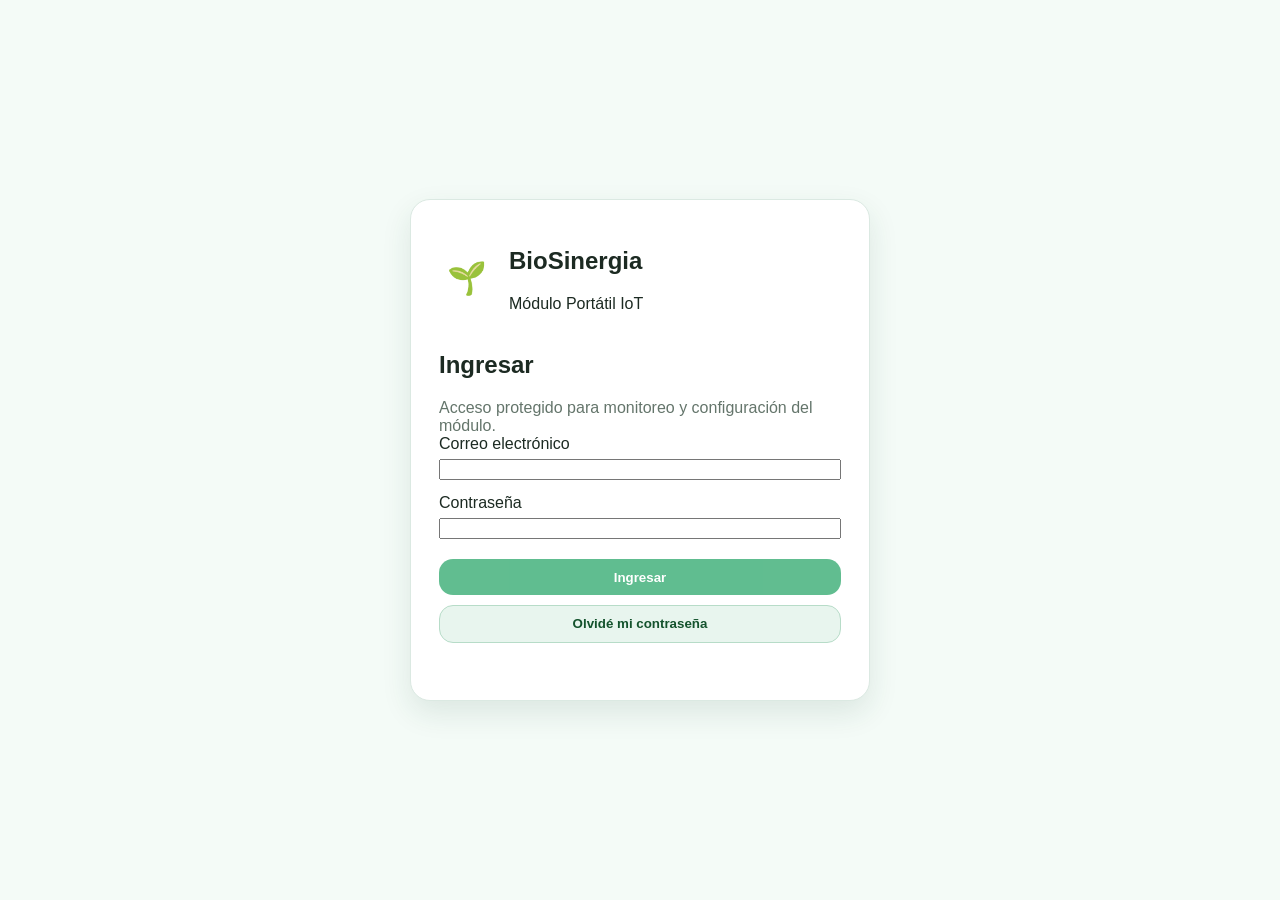
<file: docs/login.html>
<!DOCTYPE html>
<html lang="es">
<head>
  <meta charset="UTF-8" />
  <meta name="viewport" content="width=device-width, initial-scale=1.0" />
  <meta name="theme-color" content="#166534" />
  <title>BioSinergia · Ingreso</title>
  <link rel="stylesheet" href="style.css" />
  <style>
    .login-shell{min-height:100vh;display:grid;place-items:center;padding:24px;background:#f4fbf7}.login-card{width:min(460px,100%);padding:28px}.login-brand{display:flex;gap:14px;align-items:center;margin-bottom:22px}.login-brand .brand-logo{font-size:32px}.login-form{display:grid;gap:14px}.login-form label{display:grid;gap:6px}.login-form input{width:100%;box-sizing:border-box}.login-actions{display:grid;gap:10px;margin-top:6px}.login-status{min-height:24px}.login-note{margin-top:18px;font-size:.92rem}
  </style>
</head>
<body>
  <main class="login-shell">
    <section class="card login-card" aria-labelledby="loginTitle">
      <div class="login-brand">
        <div class="brand-logo" aria-hidden="true">🌱</div>
        <div><h1 id="loginTitle">BioSinergia</h1><p>Módulo Portátil IoT</p></div>
      </div>
      <h2>Ingresar</h2>
      <p class="muted">Acceso protegido para monitoreo y configuración del módulo.</p>
      <form id="loginForm" class="login-form">
        <label>Correo electrónico<input id="email" type="email" autocomplete="username" required /></label>
        <label>Contraseña<input id="password" type="password" autocomplete="current-password" required /></label>
        <div class="login-actions">
          <button class="btn btn-on" type="submit">Ingresar</button>
          <button class="btn btn-secondary" id="resetPassword" type="button">Olvidé mi contraseña</button>
        </div>
      </form>
      <p id="loginStatus" class="muted login-status" role="status" aria-live="polite"></p>
      <p id="setupNote" class="muted login-note" hidden>Firebase Authentication aún no fue vinculado a esta rama. Falta completar la Web API key y habilitar Email/Password en el proyecto Firebase.</p>
    </section>
  </main>

  <script src="firebase-config.js"></script>
  <script src="auth.js"></script>
  <script>
    const form = document.getElementById('loginForm');
    const statusEl = document.getElementById('loginStatus');
    const setupNote = document.getElementById('setupNote');
    const next = new URLSearchParams(location.search).get('next') || 'index.html';

    if (!window.BioSinergiaAuth?.configReady()) {
      setupNote.hidden = false;
      statusEl.textContent = 'Configuración Firebase pendiente.';
    }

    window.BioSinergiaAuth?.ensureSession().then((session) => {
      if (session) location.replace(next);
    });

    form.addEventListener('submit', async (event) => {
      event.preventDefault();
      statusEl.textContent = 'Ingresando…';
      try {
        await window.BioSinergiaAuth.signIn(
          document.getElementById('email').value.trim(),
          document.getElementById('password').value
        );
        location.replace(next);
      } catch (error) {
        console.error(error);
        statusEl.textContent = 'No se pudo iniciar sesión. Verificá correo, contraseña y configuración Firebase.';
      }
    });

    document.getElementById('resetPassword').addEventListener('click', async () => {
      const email = document.getElementById('email').value.trim();
      if (!email) { statusEl.textContent = 'Ingresá tu correo para solicitar el restablecimiento.'; return; }
      try {
        await window.BioSinergiaAuth.sendPasswordReset(email);
        statusEl.textContent = 'Si el correo está registrado, recibirás las instrucciones de restablecimiento.';
      } catch (error) {
        console.error(error);
        statusEl.textContent = 'No se pudo solicitar el restablecimiento en este momento.';
      }
    });
  </script>
</body>
</html>
</file>
<file: docs/style.css>
:root {
  --green: #26734d;
  --green-dark: #174c35;
  --green-soft: #e7f5ed;
  --yellow-soft: #fff3cd;
  --yellow-dark: #7a5b00;
  --red-soft: #ffe0e0;
  --red-dark: #8a1a1a;
  --bg: #f4faf6;
  --text: #1c2a22;
  --muted: #64756b;
  --white: #ffffff;
}
* { box-sizing: border-box; }
body { margin: 0; font-family: "Segoe UI", Roboto, Arial, sans-serif; background: var(--bg); color: var(--text); }
.site-header, .site-footer { color: var(--white); background: linear-gradient(135deg, var(--green-dark), var(--green)); }
.site-header { padding: 1.5rem 1rem; }
.brand-wrap { max-width: 1100px; margin: 0 auto; display: flex; align-items: center; gap: 1rem; }
.brand-logo { width: 56px; height: 56px; border-radius: 14px; display: grid; place-content: center; font-size: 1.8rem; background: rgba(255,255,255,.16); border: 1px solid rgba(255,255,255,.35); }
.site-header h1 { margin: 0; font-size: clamp(1.6rem, 3vw, 2.4rem); }
.site-header h2 { margin: 0.25rem 0 0.7rem; font-weight: 500; }
.site-header p { margin: 0; opacity: .95; }
.container { max-width: 1280px; margin: 1rem auto; padding: 0 1rem 1.5rem; }
.section-block { margin-bottom: 1rem; }
.section-title { margin: 0 0 .6rem; }
.card { background: var(--white); border-radius: 16px; padding: 1rem; box-shadow: 0 8px 22px rgba(23, 76, 53, .1); border: 1px solid #dbe9e2; }
.status-card { display: flex; justify-content: space-between; align-items: flex-start; gap: 1rem; }
.status-pill { display: inline-block; margin: .35rem 0 0; padding: .35rem .8rem; border-radius: 999px; font-weight: 700; }
.status-ok { background: #ddf7e8; color: #14653b; }
.status-empty { background: var(--yellow-soft); color: var(--yellow-dark); }
.status-error { background: var(--red-soft); color: var(--red-dark); }
.status-pending { background: var(--green-soft); color: var(--green-dark); }
.metrics-grid { display: grid; grid-template-columns: repeat(auto-fit, minmax(180px, 1fr)); gap: 1rem; }
.metric-card h3 { margin: 0; font-size: 1rem; color: var(--muted); }
.metric-value { margin: .6rem 0 0; font-size: 2rem; font-weight: 700; color: var(--green-dark); }
.metric-unit { margin: .2rem 0 0; color: var(--muted); }
.metric-value.state-good { color: #14653b; }
.metric-value.state-warn { color: #8a6d00; }
.metric-value.state-critical { color: #9f1f1f; }
.actuator-grid { display: grid; grid-template-columns: repeat(auto-fit, minmax(240px, 1fr)); gap: 1rem; }
.actuator-item { background: var(--green-soft); border-radius: 12px; padding: .85rem; border: 1px solid #d0e6d9; }
.actuator-subtitle { margin: .2rem 0 .4rem; font-size: .85rem; }
.button-group { display: flex; gap: .65rem; }
.btn { flex: 1; border: none; border-radius: 10px; padding: .65rem; font-weight: 700; cursor: pointer; opacity: .75; }
.btn-on { background: #2ca76b; color: var(--white); }
.btn-off { background: #d3d9d6; color: #213128; }
.btn.active { box-shadow: 0 0 0 3px rgba(23,76,53,.16); opacity: 1; }
.diag-grid p { margin: .3rem 0; font-family: ui-monospace, SFMono-Regular, Menlo, Monaco, Consolas, monospace; font-size: .9rem; }
.muted { color: var(--muted); margin: .35rem 0 0; }
.site-footer { text-align: center; padding: 1rem; margin-top: 1rem; }
.records-list { margin-top: .8rem; display: grid; gap: .7rem; }
.record-item { border: 1px solid #dbe9e2; border-radius: 12px; padding: .75rem; background: #fbfefc; }
.record-top { display: flex; justify-content: space-between; gap: .5rem; flex-wrap: wrap; margin-bottom: .4rem; }
.record-title { font-weight: 700; color: var(--green-dark); }
.record-time { color: var(--muted); font-size: .9rem; }
.record-grid { display: grid; grid-template-columns: repeat(auto-fit, minmax(130px, 1fr)); gap: .35rem .7rem; }
.record-grid p { margin: 0; font-size: .93rem; }
.badge { display: inline-block; border-radius: 999px; padding: .12rem .55rem; font-size: .8rem; font-weight: 700; }
.badge-on { background: #ddf7e8; color: #14653b; }
.badge-off { background: #e5e9e7; color: #3a4a41; }
.event-alert { border-left: 4px solid #ea7a2f; }
.section-error { color: var(--red-dark); }
@media (max-width: 640px) {
  .brand-wrap { align-items: flex-start; }
  .brand-logo { width: 48px; height: 48px; font-size: 1.5rem; }
  .status-card { flex-direction: column; }
  .metrics-grid { grid-template-columns: 1fr 1fr; }
  .record-grid { grid-template-columns: 1fr 1fr; }
}
@media (max-width: 460px) {
  .metrics-grid, .actuator-grid, .record-grid { grid-template-columns: 1fr; }
}

.download-grid { display: grid; grid-template-columns: repeat(auto-fit, minmax(220px, 1fr)); gap: .65rem; }
.btn-secondary { background: #e2efe8; color: #1f4f38; opacity: 1; border: 1px solid #c9dfd4; }
.mode-grid { display:grid; grid-template-columns: repeat(auto-fit, minmax(220px,1fr)); gap:.7rem; margin:.7rem 0; }
.mode-grid label { display:flex; flex-direction:column; gap:.3rem; color:var(--muted); font-size:.92rem; }
.mode-grid input, .mode-grid select, .reference-grid select { border:1px solid #c9dfd4; border-radius:9px; padding:.55rem .65rem; font-size:.95rem; background:#fff; }
.mode-help { margin-bottom:.7rem; }
.setpoint-group { margin: .7rem 0; padding:.65rem; border:1px solid #dbe9e2; border-radius:10px; background:#fbfefc; }
.setpoint-group h4 { margin:.1rem 0 .5rem; color:var(--green-dark); }
.logic-list { margin:.3rem 0 0 1rem; color:var(--text); }
.logic-list li { margin:.25rem 0; }
.btn:disabled, .btn-disabled { cursor:not-allowed; opacity:.45; }
.summary-grid { display:grid; grid-template-columns: repeat(auto-fit, minmax(280px,1fr)); gap:1rem; }
.set-summary-list p { margin:.28rem 0; }

.install-card { border-left: 4px solid #2ca76b; background: #f8fdf9; }
.install-card p { margin: .35rem 0; }

.charts-toolbar { display:grid; grid-template-columns: repeat(auto-fit, minmax(220px,1fr)); gap:.7rem; align-items:end; margin:.7rem 0; }
.charts-toolbar label{display:flex;flex-direction:column;gap:.3rem;color:var(--muted);}
.charts-toolbar select{border:1px solid #c9dfd4;border-radius:9px;padding:.55rem .65rem;background:#fff;}
.card-lite{background:#f8fdf9;border:1px solid #dbe9e2;border-radius:12px;padding:.75rem;}
.chart-panel{max-width:1320px;margin:.8rem auto 0;display:grid;gap:.8rem;}
.chart-container{width:100%;}
.chart-container.large .chart-canvas-wrap{height:400px;}
.chart-container.timeline .chart-canvas-wrap{height:190px;}
.summary-mini-grid{display:grid;grid-template-columns:repeat(auto-fit,minmax(180px,1fr));gap:.4rem .8rem;}
.summary-mini-grid p{margin:.1rem 0;}
.chart-note{margin-top:.8rem;background:#edf8f1;}
.technical-details summary{cursor:pointer;}
.technical-details section + section{margin-top:.8rem;}
@media (max-width: 768px) {
  .chart-container.large .chart-canvas-wrap{height:320px;}
  .chart-container.timeline .chart-canvas-wrap{height:170px;}
}

.calibration-note { margin-top: .4rem; }
.calibration-mode-hint { color: #92400e; font-weight: 600; }
.calibration-cards-grid { display:grid; grid-template-columns: repeat(auto-fit,minmax(260px,1fr)); gap: .8rem; margin-top: .8rem; }
.calibration-sensor-card { background:#f6fbf8; border:1px solid #dbe9e2; border-radius:14px; padding:.9rem; box-shadow:0 4px 12px rgba(20,83,45,.08); }
.calibration-sensor-card-co2 { border-color:#16a34a; box-shadow:0 8px 20px rgba(22,163,74,.18); }
.calibration-sensor-card h4 { margin:0 0 .5rem; color:var(--green-dark); }
.calibration-sensor-card label { display:flex; flex-direction:column; gap:.35rem; font-weight:600; margin:.6rem 0; }
.calibration-sensor-card input { min-height:42px; font-size:1rem; }
.calibration-error { color:#b91c1c; min-height:1.2rem; }
.calibration-toggle-actions { margin-top:.5rem; }
.offset-preview { background: var(--green-soft); border: 1px dashed #c2ddcf; color: var(--green-dark); border-radius: 10px; padding: .6rem; margin-bottom: .4rem; font-weight: 600; }
.co2-reset-panel { margin:.65rem 0; padding:.7rem; border:1px solid #c9dfd4; border-radius:12px; background:#edf8f1; }
.co2-reset-panel p { margin:.25rem 0; }
.co2-reset-panel .btn { margin-top:.45rem; }

.timer-config-section { border-left: 4px solid #2ca76b; }
.timer-info-card { margin: .8rem 0; padding: .75rem; border-radius: 12px; border: 1px solid #c9dfd4; background: var(--green-soft); color: var(--green-dark); }
.timer-grid { display:grid; grid-template-columns: repeat(auto-fit, minmax(210px, 1fr)); gap:.7rem; margin:.7rem 0; }
.timer-grid label { display:flex; flex-direction:column; gap:.3rem; color:var(--muted); font-size:.92rem; font-weight:600; }
.timer-grid input, .timer-grid select { border:1px solid #c9dfd4; border-radius:9px; padding:.55rem .65rem; font-size:.95rem; background:#fff; min-height:42px; }
.timer-general-grid { align-items:end; }
.timer-cards-grid { display:grid; grid-template-columns: repeat(auto-fit, minmax(280px, 1fr)); gap:.85rem; margin-top:.8rem; }
.timer-actuator-card { background:#f6fbf8; border:1px solid #dbe9e2; border-radius:14px; padding:.9rem; box-shadow:0 4px 12px rgba(20,83,45,.08); }
.timer-actuator-card h4 { margin:0 0 .45rem; color:var(--green-dark); }
.timer-note { margin:.55rem 0; padding:.6rem .75rem; border-radius:10px; background:#fff7d6; color:#6b4d00; font-weight:700; }
.timer-note[hidden], .timer-config-section[hidden] { display:none; }
.timer-actions { margin-top:.8rem; }
@media (max-width: 460px) {
  .timer-grid, .timer-cards-grid { grid-template-columns: 1fr; }
}

.sensor-quality-grid { display:grid; grid-template-columns: repeat(auto-fit, minmax(230px, 1fr)); gap:.75rem; margin-top:.9rem; }
.sensor-quality-card { border:1px solid #dbe9e2; border-left:5px solid #2ca76b; border-radius:14px; padding:.8rem; background:#f8fdf9; box-shadow:0 4px 12px rgba(20,83,45,.08); }
.sensor-quality-card h4 { margin:.1rem 0 .35rem; color:var(--green-dark); }
.sensor-quality-state { margin:.2rem 0; font-weight:800; }
.sensor-quality-card.quality-stable { border-left-color:#16a34a; }
.sensor-quality-card.quality-missing { border-left-color:#64748b; background:#f8fafc; }
.sensor-quality-card.quality-suspect { border-left-color:#f59e0b; background:#fffbeb; }
.sensor-quality-card.quality-invalid { border-left-color:#dc2626; background:#fef2f2; }
.sensor-quality-card.quality-calibration { border-left-color:#8b5cf6; background:#f5f3ff; }
.data-quality-note { margin:.7rem 0 0; padding:.55rem .7rem; border-radius:10px; background:#edf8f1; }
.checkbox-label { flex-direction:row !important; align-items:center; gap:.55rem !important; min-height:42px; }
.checkbox-label input { width:18px; height:18px; accent-color:#166534; }
.calibration-warning { margin:.4rem 0; padding:.55rem .65rem; border-radius:10px; background:#fff7d6; color:#6b4d00; font-weight:700; }
.calibration-warning[hidden] { display:none; }

.site-nav { max-width: 1100px; margin: 1rem auto 0; display: flex; gap: .55rem; flex-wrap: wrap; }
.site-nav a { color: var(--white); text-decoration: none; padding: .5rem .8rem; border-radius: 999px; background: rgba(255,255,255,.12); border: 1px solid rgba(255,255,255,.25); font-weight: 700; }
.site-nav a:hover, .site-nav a:focus { background: rgba(255,255,255,.22); outline: none; }
body[data-page="home"] .site-nav a[data-nav="home"],
body[data-page="graficos"] .site-nav a[data-nav="graficos"],
body[data-page="calibracion"] .site-nav a[data-nav="calibracion"],
body[data-page="configuracion"] .site-nav a[data-nav="configuracion"],
body[data-page="admin"] .site-nav a[data-nav="admin"] { background: var(--white); color: var(--green-dark); }
.compact-mode-label { display: flex; flex-direction: column; gap: .35rem; max-width: 320px; margin-top: .7rem; color: var(--muted); font-size: .92rem; }
.compact-mode-label input { border: 1px solid #c9dfd4; border-radius: 9px; padding: .55rem .65rem; font-size: .95rem; background: #fff; }
.admin-note { border-left: 4px solid #166534; }
@media (max-width: 640px) {
  .site-nav { display: grid; grid-template-columns: repeat(2, minmax(0, 1fr)); }
  .site-nav a { text-align: center; }
}
@media (max-width: 380px) { .site-nav { grid-template-columns: 1fr; } }

/* Refinamiento visual BioSinergia: tarjetas más claras, estados suaves y chips compactos. */
.card { border-radius: 20px; box-shadow: 0 12px 30px rgba(23, 76, 53, .11); }
.section-title { color: var(--green-dark); letter-spacing: -.01em; }
.metric-card { position: relative; overflow: hidden; min-height: 150px; transition: transform .18s ease, box-shadow .18s ease, border-color .18s ease; }
.metric-card::after { content: ""; position: absolute; inset: auto -20px -34px auto; width: 110px; height: 110px; border-radius: 999px; background: rgba(38,115,77,.08); }
.metric-card:hover { transform: translateY(-2px); box-shadow: 0 16px 34px rgba(23, 76, 53, .14); }
.metric-header { display: flex; align-items: center; gap: .65rem; }
.metric-icon, .actuator-icon { display: inline-grid; place-items: center; width: 2.25rem; height: 2.25rem; border-radius: 14px; background: var(--green-soft); box-shadow: inset 0 0 0 1px rgba(38,115,77,.12); font-size: 1.2rem; }
.metric-card[data-metric="temperatura"] .metric-icon { background: #fff2e8; }
.metric-card[data-metric="humedad"] .metric-icon { background: #e7f3ff; }
.metric-card[data-metric="co2"] .metric-icon { background: #eef7ef; }
.metric-card[data-metric="uptime"] .metric-icon { background: #f2f5f7; }
.metric-card h3 { color: #496459; font-weight: 800; }
.metric-value { font-size: clamp(1.8rem, 4vw, 2.45rem); letter-spacing: -.03em; }
.metric-value.state-unavailable { color: #64748b; }
.metric-value.state-good { color: #15803d; }
.metric-value.state-warn { color: #b7791f; }
.metric-value.state-critical { color: #b91c1c; }
.metric-value.state-good + .metric-unit, .metric-value.state-warn + .metric-unit, .metric-value.state-critical + .metric-unit, .metric-value.state-unavailable + .metric-unit { font-weight: 700; }
.compact-status-grid { display: grid; grid-template-columns: repeat(auto-fit, minmax(150px, 1fr)); gap: .8rem; margin-top: .95rem; background: linear-gradient(135deg, #ffffff, #f3fbf6); }
.compact-status-grid > div { display: grid; gap: .35rem; padding: .55rem .65rem; border-radius: 14px; background: rgba(255,255,255,.72); border: 1px solid #dbe9e2; }
.compact-label { color: var(--muted); font-size: .78rem; font-weight: 800; text-transform: uppercase; letter-spacing: .05em; }
.status-chip { display: inline-flex; align-items: center; justify-content: center; width: fit-content; max-width: 100%; min-height: 1.85rem; padding: .28rem .68rem; border-radius: 999px; font-size: .86rem; font-weight: 800; line-height: 1.1; }
.chip-ok { background: #dcfce7; color: #166534; border: 1px solid #bbf7d0; }
.chip-warning { background: #fef3c7; color: #92400e; border: 1px solid #fde68a; }
.chip-error { background: #fee2e2; color: #991b1b; border: 1px solid #fecaca; }
.chip-muted { background: #f1f5f9; color: #475569; border: 1px solid #e2e8f0; }
.status-pill { box-shadow: inset 0 0 0 1px rgba(255,255,255,.38); }
.actuator-item { border-radius: 18px; background: linear-gradient(135deg, #f3fbf6, #e7f5ed); box-shadow: 0 8px 18px rgba(20,83,45,.08); }
.actuator-item h4 { display: flex; align-items: center; gap: .55rem; margin: 0; color: var(--green-dark); }
.button-group { margin-top: .75rem; }
.btn { border-radius: 14px; transition: transform .15s ease, opacity .15s ease, box-shadow .15s ease; }
.btn:hover { transform: translateY(-1px); opacity: .95; }
.sensor-quality-card { border-radius: 18px; box-shadow: 0 8px 18px rgba(20,83,45,.08); }
.sensor-quality-card.quality-stable { background: #f0fdf4; }
.sensor-quality-card.quality-missing { border-left-color: #94a3b8; background: #f8fafc; }
.sensor-quality-card.quality-suspect { background: #fffbeb; }
.sensor-quality-card.quality-invalid { background: #fef2f2; }
.calibration-context-card, .ambient-sensor-section { border-left: 4px solid #2ca76b; }
.calibration-context-card { display: flex; flex-wrap: wrap; gap: .65rem .9rem; align-items: center; margin: .75rem 0; padding: .75rem; border-radius: 14px; background: #f8fdf9; border-top: 1px solid #dbe9e2; border-right: 1px solid #dbe9e2; border-bottom: 1px solid #dbe9e2; }
.input-chip-ok, .input-chip-warning, .input-chip-error, .input-chip-muted { font-weight: 800; }
.input-chip-ok { color: #166534; }
.input-chip-warning { color: #92400e; }
.input-chip-error { color: #991b1b; }
.input-chip-muted { color: #475569; }
@media (max-width: 640px) {
  .metric-card { min-height: 132px; }
  .metric-icon, .actuator-icon { width: 2rem; height: 2rem; border-radius: 12px; }
  .compact-status-grid { grid-template-columns: 1fr; }
}

.timer-simple-summary { margin:.9rem 0 1rem; padding:1rem; border-radius:16px; background:#f0fdf4; border:1px solid #bbf7d0; box-shadow:0 6px 16px rgba(20,83,45,.08); }
.timer-simple-summary h4 { margin:0 0 .55rem; color:var(--green-dark); }
.timer-summary-list { display:grid; grid-template-columns:repeat(auto-fit,minmax(210px,1fr)); gap:.45rem .8rem; }
.timer-summary-list p { margin:0; font-weight:700; color:#14532d; }
.timer-simple-card { padding:1.1rem; }
.timer-simple-card .timer-grid input, .timer-general-grid input, .timer-simple-card .timer-grid select, .timer-general-grid select { font-size:1.05rem; min-height:48px; }
.timer-natural-summary { margin:.8rem 0 0; padding:.75rem .85rem; border-radius:12px; background:#eef7f1; color:#14532d; font-weight:700; line-height:1.35; }
.timer-advanced-block { margin-top:1rem; border:1px solid #dbe9e2; border-radius:14px; background:#fbfefc; padding:.85rem; }
.timer-advanced-block summary { cursor:pointer; color:var(--green-dark); font-weight:800; }
.btn-secondary { background:#e8f5ee; color:#14532d; border:1px solid #b7dcc8; }
.btn-secondary:hover { background:#d8eee2; }
@media (max-width: 680px) {
  .timer-simple-summary, .timer-simple-card { padding:.85rem; }
  .timer-summary-list { grid-template-columns:1fr; }
  .timer-actions { display:grid; grid-template-columns:1fr; }
}

.pwa-update-notice {
  position: fixed;
  right: 1rem;
  bottom: 1rem;
  z-index: 1000;
  max-width: 360px;
  display: grid;
  gap: .7rem;
  padding: 1rem;
  background: var(--white);
  border: 1px solid #b7d7c4;
  border-left: 5px solid #2ca76b;
  border-radius: 14px;
  box-shadow: 0 16px 36px rgba(20, 83, 45, .18);
}
.pwa-update-notice p { margin: 0; font-weight: 700; color: var(--green-dark); }
.pwa-update-notice .btn { width: 100%; opacity: 1; }
.web-version { color: var(--muted); font-size: .92rem; }
@media (max-width: 640px) {
  .pwa-update-notice {
    left: 1rem;
    right: 1rem;
    bottom: .8rem;
    max-width: none;
  }
}

.campaign-card { border-left: 5px solid #2ca76b; }
.campaign-summary-grid { display:grid; grid-template-columns: repeat(auto-fit, minmax(230px, 1fr)); gap:.55rem .9rem; margin:.85rem 0; padding:.85rem; border:1px solid #dbe9e2; border-radius:14px; background:#fbfefc; }
.campaign-summary-grid p { margin:0; }
.campaign-actions { margin-top:.85rem; }
.btn-danger { background:#fee2e2; color:#991b1b; border:1px solid #fecaca; opacity:1; }
.btn-danger:hover { background:#fecaca; }
.campaign-result-list { margin:.85rem 0 0; padding:.85rem .85rem .85rem 2rem; border-radius:14px; background:#f0fdf4; border:1px solid #bbf7d0; color:#14532d; font-weight:700; }
.campaign-result-list li { margin:.25rem 0; }

/* Inicio rediseñado: foco en estado general, actuadores y lectura no técnica. */
.module-overview { display: grid; gap: 1rem; background: linear-gradient(135deg, #ffffff 0%, #f0fbf4 100%); border-color: #cbe8d5; }
.module-overview-header, .section-heading-row { display: flex; justify-content: space-between; align-items: flex-start; gap: 1rem; flex-wrap: wrap; }
.eyebrow { margin: 0 0 .25rem; color: #26734d; font-size: .76rem; font-weight: 900; letter-spacing: .12em; text-transform: uppercase; }
.module-overview h3 { margin: 0; color: var(--green-dark); font-size: clamp(1.35rem, 3vw, 2rem); }
.module-mode-message { margin: .45rem 0 0; color: #14532d; font-size: clamp(1rem, 2vw, 1.18rem); font-weight: 800; }
.overall-status { min-width: 210px; padding: .85rem 1rem; border-radius: 18px; border: 1px solid #bbf7d0; background: #f0fdf4; box-shadow: inset 0 0 0 1px rgba(255,255,255,.55); }
.overall-status .overall-label { display: block; color: var(--muted); font-size: .78rem; font-weight: 900; letter-spacing: .06em; text-transform: uppercase; }
.overall-status strong { display: block; margin-top: .25rem; font-size: 1.2rem; color: #166534; }
.overall-status.tone-warning { background: #fffbeb; border-color: #fde68a; }
.overall-status.tone-warning strong { color: #92400e; }
.overall-status.tone-error { background: #fef2f2; border-color: #fecaca; }
.overall-status.tone-error strong { color: #991b1b; }
.module-status-grid { display: grid; grid-template-columns: repeat(auto-fit, minmax(210px, 1fr)); gap: .75rem; }
.module-status-item { display: grid; gap: .25rem; padding: .8rem; border-radius: 16px; background: rgba(255,255,255,.82); border: 1px solid #dbe9e2; }
.module-status-item span { color: var(--muted); font-size: .78rem; font-weight: 900; letter-spacing: .05em; text-transform: uppercase; }
.module-status-item strong { color: var(--green-dark); font-size: 1rem; }
.module-status-item small { color: var(--muted); font-weight: 700; }
.hero-actuator-grid { display: grid; grid-template-columns: repeat(auto-fit, minmax(240px, 1fr)); gap: .85rem; }
.hero-actuator-card { display: flex; align-items: center; gap: .9rem; padding: 1rem; border-radius: 20px; border: 1px solid #e2e8f0; background: #f8fafc; box-shadow: 0 10px 24px rgba(20,83,45,.08); }
.hero-actuator-icon { display: grid; place-items: center; width: 3rem; height: 3rem; flex: 0 0 auto; border-radius: 18px; background: #e2efe8; font-size: 1.45rem; }
.hero-actuator-card span:not(.hero-actuator-icon) { display: block; color: var(--muted); font-weight: 900; text-transform: uppercase; font-size: .82rem; letter-spacing: .05em; }
.hero-actuator-card strong { display: block; margin-top: .1rem; font-size: clamp(1.8rem, 5vw, 2.7rem); line-height: 1; letter-spacing: -.05em; }
.hero-actuator-card.is-on { background: #ecfdf5; border-color: #86efac; }
.hero-actuator-card.is-on strong { color: #15803d; }
.hero-actuator-card.is-off { background: #f8fafc; border-color: #cbd5e1; }
.hero-actuator-card.is-off strong { color: #475569; }
.hero-actuator-card.is-unknown strong { color: #64748b; }
.metrics-grid-home { grid-template-columns: repeat(auto-fit, minmax(220px, 1fr)); }
.metric-reading { display: flex; align-items: baseline; gap: .4rem; margin-top: .55rem; }
.metric-reading .metric-value, .metric-reading .metric-unit { margin: 0; }
.metric-reading .metric-unit { font-weight: 900; }
.metric-state-label { display: inline-flex; width: fit-content; margin: .7rem 0 0; padding: .28rem .65rem; border-radius: 999px; font-weight: 900; font-size: .84rem; }
.metric-state-label.state-ok { background: #dcfce7; color: #166534; }
.metric-state-label.state-warning { background: #fef3c7; color: #92400e; }
.metric-state-label.state-error { background: #fee2e2; color: #991b1b; }
.metric-state-label.state-muted { background: #f1f5f9; color: #475569; }
.metric-state-label.state-info { background: #dbeafe; color: #1d4ed8; }
.insight-grid, .alert-card-grid { display: grid; grid-template-columns: repeat(auto-fit, minmax(240px, 1fr)); gap: .8rem; }
.insight-card, .home-alert-card { display: flex; gap: .75rem; align-items: flex-start; padding: .9rem; border-radius: 18px; border: 1px solid #dbe9e2; background: #fff; box-shadow: 0 8px 20px rgba(23,76,53,.08); }
.insight-card span, .home-alert-card > span { display: grid; place-items: center; width: 2.15rem; height: 2.15rem; flex: 0 0 auto; border-radius: 13px; background: #e7f5ed; }
.insight-card p, .home-alert-card p { margin: 0; color: var(--muted); line-height: 1.35; }
.home-alert-card strong { display: block; margin-bottom: .18rem; color: var(--green-dark); }
.insight-card.info, .home-alert-card.info { border-color: #bfdbfe; background: #eff6ff; }
.home-alert-card.ok { border-color: #bbf7d0; background: #f0fdf4; }
.home-alert-card.warning { border-color: #fde68a; background: #fffbeb; }
.home-alert-card.error { border-color: #fecaca; background: #fef2f2; }
.quick-actions-grid { display: grid; grid-template-columns: repeat(auto-fit, minmax(180px, 1fr)); gap: .7rem; }
.quick-actions-grid a { display: block; padding: .85rem 1rem; border-radius: 16px; background: #f0fdf4; border: 1px solid #bbf7d0; color: var(--green-dark); text-decoration: none; font-weight: 900; text-align: center; }
.quick-actions-grid a:hover, .quick-actions-grid a:focus { background: #dcfce7; outline: none; }
.secondary-actuators { margin-top: 1.1rem; }
.technical-details summary { cursor: pointer; color: var(--green-dark); font-weight: 900; }
.technical-details[open] summary { margin-bottom: .8rem; }
.technical-summary-grid { margin-top: .9rem; }
@media (max-width: 640px) {
  .module-status-grid, .hero-actuator-grid, .metrics-grid-home, .insight-grid, .alert-card-grid, .quick-actions-grid { grid-template-columns: 1fr; }
  .overall-status { width: 100%; }
}

/* Pantalla de análisis histórico */
.charts-page { max-width: 1440px; }
.analysis-hero { display:flex; justify-content:space-between; align-items:flex-start; gap:1rem; background:linear-gradient(135deg,#ffffff,#f0fdf4); }
.analysis-hero .eyebrow { margin:0 0 .25rem; color:#166534; font-weight:900; text-transform:uppercase; letter-spacing:.06em; font-size:.78rem; }
.analysis-hero .section-title { font-size:clamp(1.6rem,3vw,2.4rem); margin-bottom:.25rem; }
.analysis-status { max-width:440px; padding:.7rem .85rem; border-radius:14px; background:#f8fafc; border:1px solid #dbe9e2; }
.analysis-controls { position:sticky; top:.5rem; z-index:4; }
.analysis-controls .charts-toolbar { grid-template-columns:repeat(auto-fit,minmax(190px,1fr)); gap:.85rem; }
.charts-toolbar input[type="checkbox"] { width:1.05rem; height:1.05rem; accent-color:#26734d; }
.charts-toolbar .inline-check { flex-direction:row; align-items:center; justify-content:flex-start; min-height:44px; padding:.6rem .7rem; border:1px solid #dbe9e2; border-radius:12px; background:#fbfefc; color:var(--text); }
.analysis-summary { grid-template-columns:repeat(auto-fit,minmax(170px,1fr)); gap:.75rem; }
.summary-card { display:grid; gap:.22rem; min-height:92px; padding:.9rem; border-radius:16px; background:#fff; border:1px solid #dbe9e2; box-shadow:0 8px 18px rgba(23,76,53,.07); }
.summary-card span { color:var(--muted); font-size:.88rem; font-weight:800; }
.summary-card strong { color:var(--green-dark); font-size:1.35rem; line-height:1.1; }
.summary-card small { color:var(--muted); font-weight:700; }
.interpretation-strip { display:flex; flex-wrap:wrap; gap:.5rem; margin-top:.85rem; }
.status-chip { display:inline-flex; align-items:center; width:max-content; border-radius:999px; padding:.28rem .65rem; font-weight:900; font-size:.84rem; }
.chip-ok { background:#dcfce7; color:#166534; }
.analysis-chart-panel { gap:1.25rem; }
.cause-effect-group { display:grid; gap:.75rem; padding:1rem; border:1px solid #cfe7da; border-radius:20px; background:linear-gradient(180deg,#f8fdf9,#ffffff); box-shadow:0 10px 24px rgba(23,76,53,.08); }
.group-header { display:flex; justify-content:space-between; gap:1rem; flex-wrap:wrap; align-items:flex-start; }
.group-header h4, .chart-card h4, .timer-analysis-card h4 { margin:.1rem 0 .2rem; color:var(--green-dark); }
.chart-card { border-radius:18px; box-shadow:0 8px 20px rgba(23,76,53,.07); }
.chart-container.large .chart-canvas-wrap { height:430px; }
.chart-container.timeline .chart-canvas-wrap { height:210px; }
.aligned-chart { margin:0; }
.data-warning { margin:.4rem 0 0; padding:.55rem .7rem; border-radius:12px; background:#fff7ed; border:1px solid #fed7aa; color:#9a3412; font-weight:800; }
.timer-analysis-grid { display:grid; grid-template-columns:repeat(auto-fit,minmax(260px,1fr)); gap:.85rem; }
.timer-analysis-card { padding:1rem; border-radius:18px; background:#f0fdf4; border:1px solid #bbf7d0; box-shadow:0 8px 18px rgba(23,76,53,.07); }
.timer-analysis-card.needs-review { background:#fffbeb; border-color:#fde68a; }
.timer-analysis-card p { margin:.35rem 0; }
.technical-summary-grid { display:grid; grid-template-columns:repeat(auto-fit,minmax(180px,1fr)); gap:.55rem .9rem; }
@media (max-width: 768px) {
  .analysis-hero { flex-direction:column; }
  .analysis-controls { position:static; }
  .chart-container.large .chart-canvas-wrap { height:340px; }
  .chart-container.timeline .chart-canvas-wrap { height:180px; }
  .group-header { display:block; }
}

.auto-config-section { border-left: 4px solid #2ca76b; }
.auto-section-head { display:flex; justify-content:space-between; gap:1rem; align-items:flex-start; flex-wrap:wrap; }
.auto-lead { margin:.15rem 0 .25rem; font-weight:800; color:var(--green-dark); font-size:1.04rem; }
.auto-summary-card { margin:.9rem 0 1rem; padding:1rem; border-radius:18px; background:linear-gradient(135deg,#f0fdf4,#ecfdf5); border:1px solid #bbf7d0; box-shadow:0 8px 18px rgba(20,83,45,.08); }
.auto-summary-copy h4, .auto-block-title h4, .auto-behavior-card h4 { margin:0 0 .35rem; color:var(--green-dark); }
.auto-summary-copy p { margin:.2rem 0 .75rem; color:#14532d; font-weight:700; }
.auto-chip-grid { display:grid; grid-template-columns:repeat(auto-fit,minmax(220px,1fr)); gap:.5rem; }
.auto-chip { display:flex; align-items:center; min-height:2.4rem; padding:.48rem .72rem; border-radius:999px; background:#ffffff; border:1px solid #c9dfd4; color:#14532d; font-weight:800; box-shadow:0 3px 10px rgba(20,83,45,.06); }
.auto-block-title { margin:.9rem 0 .55rem; }
.auto-cards-grid { display:grid; grid-template-columns:repeat(auto-fit,minmax(280px,1fr)); gap:.85rem; }
.auto-setting-card { background:#f6fbf8; border:1px solid #dbe9e2; border-radius:16px; padding:1rem; box-shadow:0 5px 14px rgba(20,83,45,.08); }
.auto-setting-card h4 { margin:0 0 .45rem; color:var(--green-dark); }
.auto-field-grid { display:grid; grid-template-columns:repeat(auto-fit,minmax(190px,1fr)); gap:.7rem; margin:.75rem 0; }
.auto-field-grid label { display:flex; flex-direction:column; gap:.35rem; color:var(--muted); font-size:.92rem; font-weight:700; }
.auto-field-grid input, .auto-field-grid select { border:1px solid #c9dfd4; border-radius:10px; padding:.6rem .7rem; font-size:1rem; background:#fff; min-height:46px; }
.auto-help-box, .auto-behavior-card { margin-top:.7rem; padding:.75rem .85rem; border-radius:13px; background:#eef7f1; color:#14532d; line-height:1.38; }
.auto-help-box p { margin:.22rem 0; font-weight:700; }
.auto-warning-soft { background:#fff7d6; color:#6b4d00; }
.auto-behavior-card { margin:1rem 0; border:1px solid #dbe9e2; }
.auto-behavior-card ul, .auto-validation-panel ul { margin:.45rem 0 0 1.1rem; padding:0; }
.auto-behavior-card li { margin:.3rem 0; font-weight:700; }
.auto-validation-panel { margin:.8rem 0; padding:.8rem .9rem; border-radius:14px; background:#fff7d6; color:#6b4d00; border:1px solid #fde68a; }
.auto-validation-panel[hidden] { display:none; }
.auto-advanced-block { margin-top:1rem; border:1px solid #dbe9e2; border-radius:14px; background:#fbfefc; padding:.9rem; }
.auto-advanced-block summary { cursor:pointer; color:var(--green-dark); font-weight:800; }
.auto-advanced-grid { margin-top:.8rem; }
.auto-actions { margin-top:.95rem; }
@media (max-width: 680px) {
  .auto-summary-card, .auto-setting-card { padding:.85rem; }
  .auto-chip-grid, .auto-cards-grid, .auto-field-grid { grid-template-columns:1fr; }
  .auto-actions { grid-template-columns:1fr; }
}
</file>
